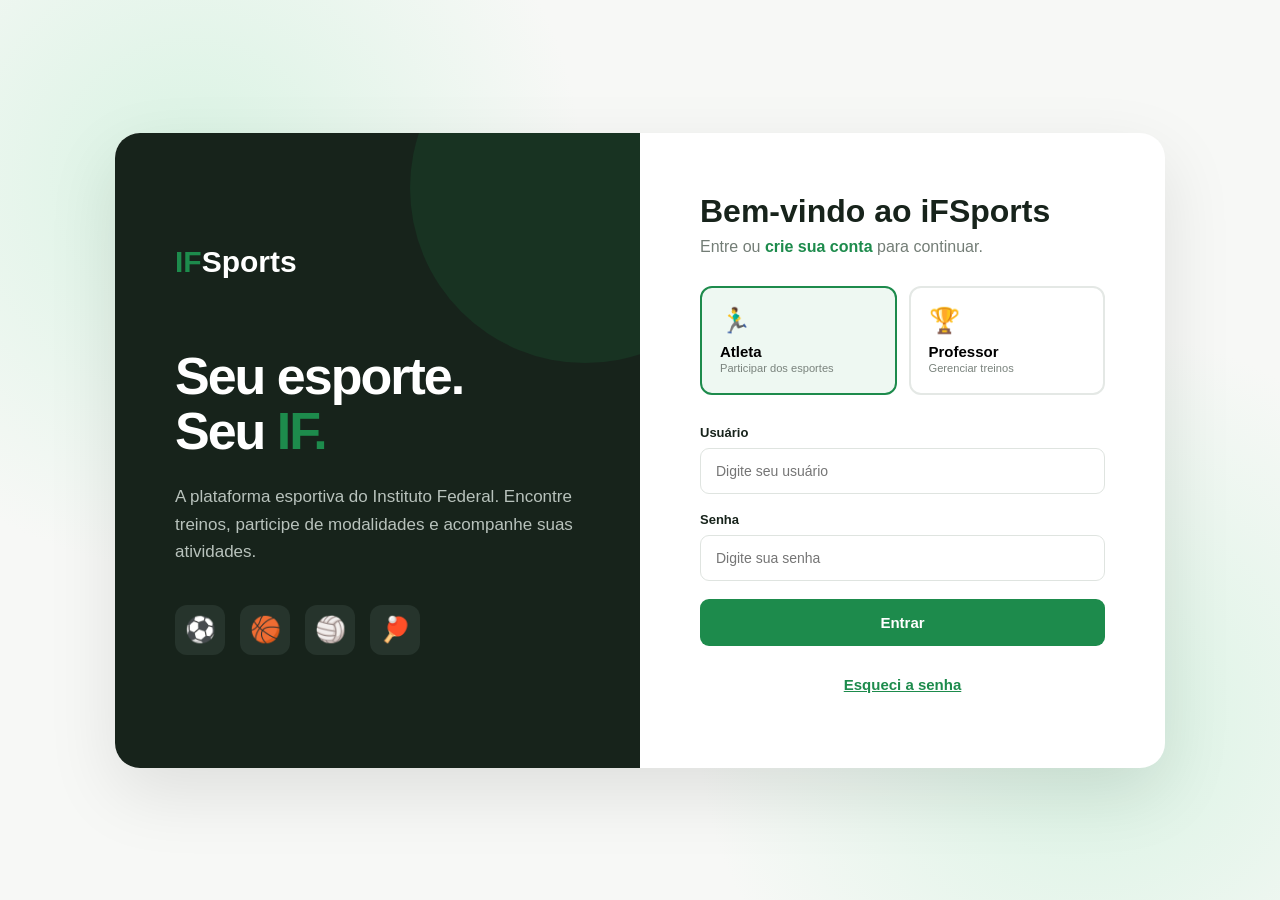
<file: index.html>
<!DOCTYPE html>
<html lang="pt-BR">

<head>

<meta charset="UTF-8">
<meta name="viewport" content="width=device-width, initial-scale=1.0">

<title>iFSports - Login</title>

<link rel="stylesheet" href="css/style.css">

</head>


<body>


<div id="loginPage">


    <div class="login-container">


        <!-- LADO ESQUERDO -->

        <div class="login-left">


            <div class="login-logo">
                <span>IF</span>Sports
            </div>



            <h1>
                Seu esporte.
                <br>
                Seu <span>IF.</span>
            </h1>



            <p>
                A plataforma esportiva do Instituto Federal.
                Encontre treinos, participe de modalidades
                e acompanhe suas atividades.
            </p>



            <div class="login-sports">

                <div>⚽</div>
                <div>🏀</div>
                <div>🏐</div>
                <div>🏓</div>

            </div>


        </div>





        <!-- LADO DIREITO -->

        <div class="login-right">


            <h2>
                Bem-vindo ao iFSports
            </h2>


            <p class="login-description">
                Entre ou <a href="criarconta.html">crie sua conta</a> para continuar.
            </p>




            <div class="user-types">


                <button 
                class="user-type active"
                id="alunoBtn"
                onclick="selecionarTipo('aluno')">


                    <div class="user-type-icon">
                        🏃‍♂️
                    </div>


                    <strong>
                        Atleta
                    </strong>


                    <small>
                        Participar dos esportes
                    </small>


                </button>






                <button 
                class="user-type"
                id="professorBtn"
                onclick="selecionarTipo('professor')">


                    <div class="user-type-icon">
                        🏆
                    </div>


                    <strong>
                        Professor
                    </strong>


                    <small>
                        Gerenciar treinos
                    </small>


                </button>



            </div>






            <div class="input-group">


                <label>
                    Usuário
                </label>


                <input 
                type="text"
                id="usuario"
                placeholder="Digite seu usuário">


            </div>






            <div class="input-group">


                <label>
                    Senha
                </label>


                <input 
                type="password"
                id="senha"
                placeholder="Digite sua senha">


            </div>






            <button 
            id="botao"
            class="login-button"
            onclick="login()">

                Entrar

            </button>




            <p id="mensagem"></p>

            <a class="esquecisenha" href="recuperarsenha.html">Esqueci a senha</a>


        </div>



    </div>


</div>




<script src="js/login.js"></script>


</body>

</html>
</file>
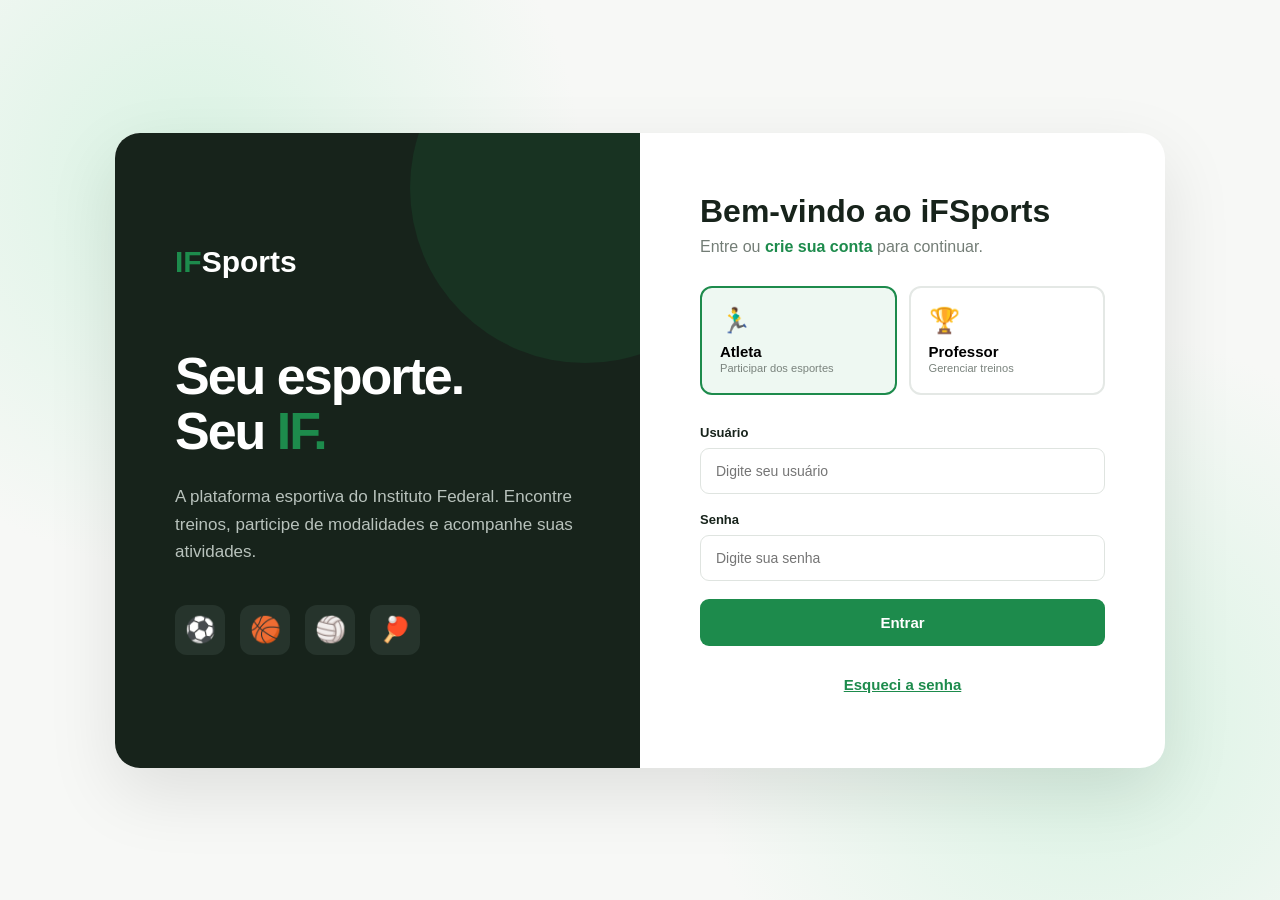
<file: aluno.html>
<!DOCTYPE html>
<html lang="pt-BR">

<head>

    <meta charset="UTF-8">
    <meta name="viewport" content="width=device-width, initial-scale=1.0">

    <title>iFSport - Aluno</title>

    <link rel="stylesheet" href="css/aluno.css">

</head>


<body>


    <!-- =========================
         CABEÇALHO
    ========================= -->

    <header>

        <div class="logo">
            <a href="aluno.html"><span>IF</span>Sports</a>
        </div>


        <nav>

            <a href="#inicio">
                Início
            </a>

            <a href="#modalidades">
                Modalidades
            </a>

            <a href="#treinos">
                Treinos
            </a>

            <a href="#competicoes">
                Competições
            </a>

        </nav>


        <div class="perfil-container">

            <button class="perfil-btn" onclick="togglePerfil()">
                👤
            </button>

            <div class="perfil-menu" id="perfilMenu">

                <h3>Olá, <span id="nomeAluno">Aluno</span>!</h3>

                <p>Gerencie sua conta</p>

                <a href="https://www.youtube.com/watch?v=dQw4w9WgXcQ&list=RDdQw4w9WgXcQ&start_radio=1">
                    ⚽ Meus esportes
                </a>

                <a href="dadosaluno.html">
                    👤 Meus dados
                </a>

                <button onclick="irParaPagina()">
                    🚪 Sair
                </button>

            </div>

        </div>

    </header>


    <main>


        <!-- =========================
             HERO
        ========================= -->

        <section class="hero" id="inicio">


            <div class="hero-text">


                <span class="tag">
                    ESPORTE NO IF
                </span>


                <h1>

                    Seu esporte.
                    <br>

                    Seu <span>IF.</span>

                </h1>


                <p>

                    Encontre modalidades, confira os horários
                    dos treinos e participe das atividades
                    esportivas do Instituto Federal.

                </p>


                <div class="hero-buttons">


                    <button class="btn-secondary" onclick="irParaTreinos()">

                        Ver Treinos

                    </button>


                    <button class="btn-primary" onclick="irParaModalidades()">

                        Ver modalidades

                    </button>




                </div>


            </div>



            <!-- CARD -->

            <div class="hero-card">


                <div class="bola">
                    ⚽
                </div>


                <h2>
                    Movimente-se
                </h2>


                <p>

                    Faça parte das atividades esportivas
                    do seu campus.

                </p>


                <div class="stats">


                    <div>

                        <strong>
                            8+
                        </strong>

                        <small>
                            Modalidades
                        </small>

                    </div>


                    <div>

                        <strong>
                            20+
                        </strong>

                        <small>
                            Treinos
                        </small>

                    </div>


                    <div>

                        <strong>
                            100+
                        </strong>

                        <small>
                            Atletas
                        </small>

                    </div>


                </div>


            </div>


        </section>



        <!-- =========================
             MODALIDADES
        ========================= -->

        <section class="section" id="modalidades">


            <div class="section-title">


                <span>
                    EXPLORE
                </span>


                <h2>
                    Modalidades esportivas
                </h2>


                <p>
                    Escolha seu esporte e encontre os próximos treinos.
                </p>


            </div>



            <div class="sports-grid">


                <div class="sport-card">

                    <div class="sport-icon">
                        ⚽
                    </div>

                    <h3>
                        Futebol Society
                    </h3>

                    <p>
                        Treinos e competições.
                    </p>

                    <button onclick="abrirModal('futebol')">Ver horários →</button>

                </div>



                <div class="sport-card">

                    <div class="sport-icon">
                        🏊‍♂️
                    </div>

                    <h3>
                        Natação
                    </h3>

                    <p>
                        Treine e evolua .
                    </p>

                    <button onclick="abrirModal('natacao')">Ver horários →</button>

                </div>

                <div class="sport-card">

                    <div class="sport-icon">
                        🏃‍♂️
                    </div>

                    <h3>
                        Atletismo
                    </h3>

                    <p>
                        Treinos e competições.
                    </p>

                    <button onclick="abrirModal('atletismo')">Ver horários →</button>

                </div>

                <div class="sport-card">

                    <div class="sport-icon">
                        🏀
                    </div>

                    <h3>
                        Basquete
                    </h3>

                    <p>
                        Treinos e campeonatos.
                    </p>

                    <button onclick="abrirModal('basquete')">Ver horários →</button>

                </div>

                <div class="sport-card">

                    <div class="sport-icon">
                        ⚽
                    </div>

                    <h3>
                        Futsal
                    </h3>

                    <p>
                        Treinos e competições.
                    </p>

                    <button onclick="abrirModal('futsal')">Ver horários →</button>

                </div>

                <div class="sport-card">

                    <div class="sport-icon">
                        🤾
                    </div>

                    <h3>
                        Handebol
                    </h3>

                    <p>
                        Treinos e competições.
                    </p>

                    <button onclick="abrirModal('handebol')">Ver horários →</button>

                </div>

                <div class="sport-card">

                    <div class="sport-icon">
                        🏐
                    </div>

                    <h3>
                        Vôlei
                    </h3>

                    <p>
                        Treinos para todos.
                    </p>

                    <button onclick="abrirModal('volei')">Ver horários →</button>

                </div>



                <div class="sport-card">

                    <div class="sport-icon">
                        🏓
                    </div>

                    <h3>
                        Tenis de mesa
                    </h3>

                    <p>
                        Pratique e evolua.
                    </p>

                    <button onclick="abrirModal('tenismesa')">Ver horários →</button>

                </div>


            </div>


        </section>



        <!-- =========================
             TREINOS
        ========================= -->

        <section class="section schedule" id="treinos">


            <div class="section-title">


                <span>
                    AGENDA
                </span>


                <h2>
                    Próximos treinos
                </h2>


                <p>
                    Confira os horários das próximas atividades.
                </p>


            </div>



            <div class="training-list">

                <div class="training" id="listaTreinos"></div>

            </div>


        </section>

        <!-- =========================
            COMPETIÇÕES
        ========================= -->

        <section class="section" id="competicoes">

            <div class="section-title">

                <span>
                    DISPUTE
                </span>

                <h2>
                    Competições
                </h2>

                <p>
                    Confira as datas das etapas de cada competição.
                </p>

            </div>

            <div class="comp-grid" id="listaCompeticoes"></div>

        </section>      


    </main>



    <!-- =========================
         RODAPÉ
    ========================= -->

    <footer>


        <div class="logo">

            <span>
                IF
            </span>Sports

        </div>


        <p>

            Esporte, saúde e integração
            no Instituto Federal.

        </p>


        <div class="footer-links">

            <a href="#inicio">
                Início
            </a>

            <a href="#modalidades">
                Modalidades
            </a>

            <a href="#treinos">
                Treinos
            </a>

        </div>


        <p class="copyright">

            © 2026 IFSports.
            Projeto acadêmico.

        </p>


    </footer>



    <!-- =========================
         JAVASCRIPT
    ========================= -->

    <script>


        function irParaPagina() {
            window.location.href = "index.html";
        }


        function irParaInscricao() {

            document
                .getElementById("inscricao")
                .scrollIntoView({
                    behavior: "smooth"
                });

        }

        function irParaTreinos() {

            document
                .getElementById("treinos")
                .scrollIntoView({
                    behavior: "smooth"
                });

        }

        function irParaModalidades() {

            document
                .getElementById("modalidades")
                .scrollIntoView({
                    behavior: "smooth"
                });

        }



        function mostrarMensagem() {

            alert(
                "Área de inscrições! Em breve você poderá escolher uma modalidade e realizar sua inscrição."
            );

        }



        function inscrever(modalidade) {

            alert(
                "Você selecionou a modalidade: " + modalidade
            );

        }


    </script>

    <div class="modal-overlay" id="modalHorarios" hidden>
        <div class="modal" role="dialog" aria-modal="true" aria-labelledby="modalTitulo">

            <div class="modal-topo">
                <button class="modal-fechar" onclick="fecharModal()" aria-label="Fechar">×</button>
                <div class="modal-icone" id="modalIcone"></div>
                <h3 id="modalTitulo"></h3>
            </div>

            <div class="modal-corpo" id="modalConteudo"></div>

        </div>
    </div>

    <script src="js/modal.js"></script>

    <script src="js/sistema.js"></script>

    <script src="js/aluno.js"></script>

    <script src="js/competicoes.js"></script>

</body>

</html>
</file>
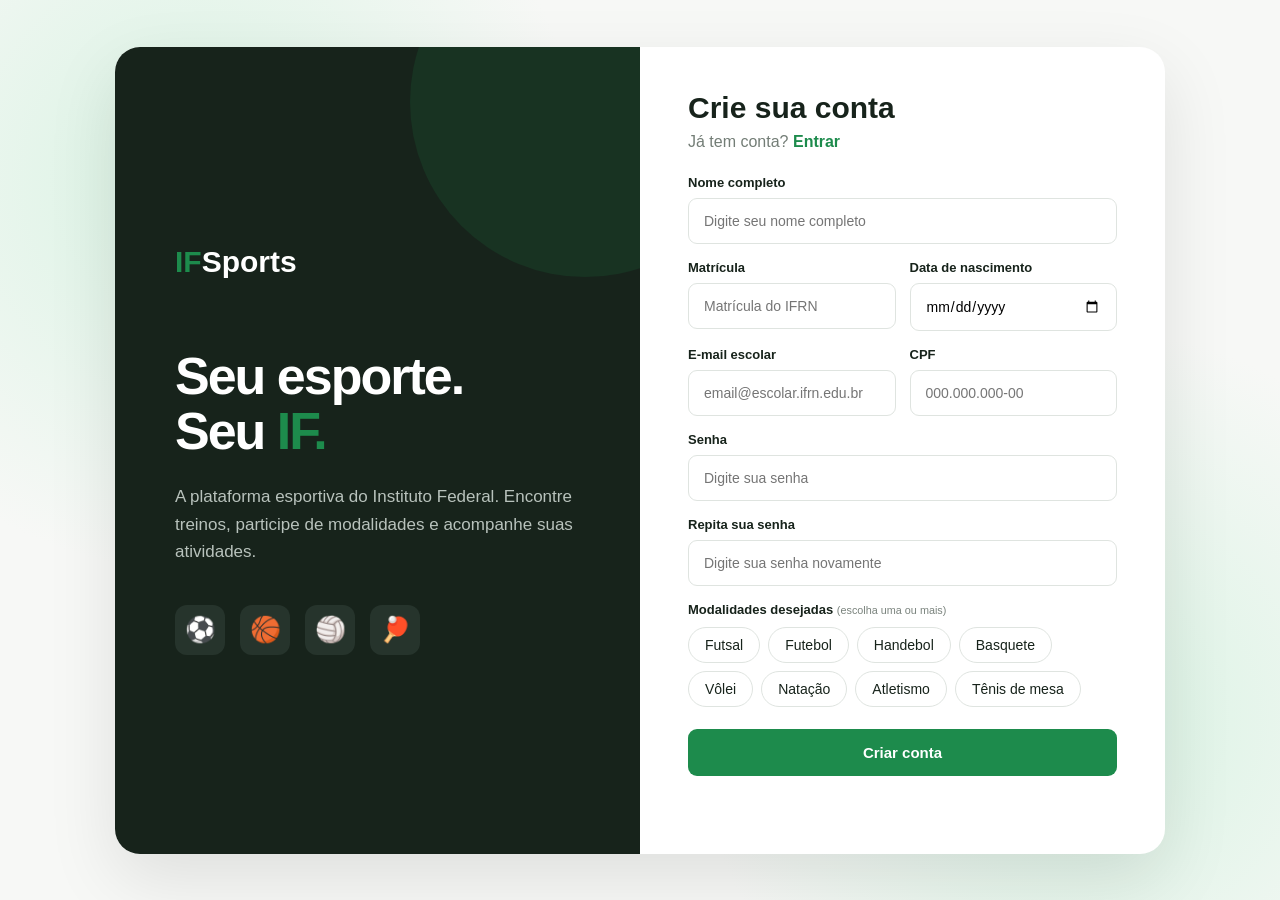
<file: cadastro.html>
<!DOCTYPE html>
<html lang="pt-BR">

<head>
    <meta charset="UTF-8">
    <meta name="viewport" content="width=device-width, initial-scale=1.0">
    <title>iFSport - Criar conta</title>

    <link rel="stylesheet" href="css/style.css">
    <link rel="stylesheet" href="css/cadastro.css">
</head>

<body>

<div id="loginPage">
    <div class="login-container">

        <!-- LADO ESQUERDO -->
        <div class="login-left">
            <div class="login-logo"><span>IF</span>Sports</div>

            <h1>Seu esporte.<br>Seu <span>IF.</span></h1>

            <p>
                A plataforma esportiva do Instituto Federal.
                Encontre treinos, participe de modalidades
                e acompanhe suas atividades.
            </p>

            <div class="login-sports">
                <div>⚽</div>
                <div>🏀</div>
                <div>🏐</div>
                <div>🏓</div>
            </div>
        </div>

        <!-- LADO DIREITO -->
        <div class="login-right">

            <h2>Crie sua conta</h2>
            <p class="login-description">
                Já tem conta? <a href="index.html">Entrar</a>
            </p>

            <form id="formCadastro" novalidate>

                <div class="input-group">
                    <label for="nome">Nome completo</label>
                    <input type="text" id="nome" name="nome" autocomplete="name"
                           placeholder="Digite seu nome completo" required>
                </div>

                <div class="form-row">
                    <div class="input-group">
                        <label for="matricula">Matrícula</label>
                        <input type="text" id="matricula" name="matricula" inputmode="numeric"
                               placeholder="Matrícula do IFRN" required>
                    </div>

                    <div class="input-group">
                        <label for="nascimento">Data de nascimento</label>
                        <input type="date" id="nascimento" name="nascimento"
                               autocomplete="bday" required>
                    </div>
                </div>

                <div class="form-row">
                    <div class="input-group">
                        <label for="email">E-mail escolar</label>
                        <input type="email" id="email" name="email" autocomplete="email"
                               placeholder="email@escolar.ifrn.edu.br" required>
                    </div>

                    <div class="input-group">
                        <label for="cpf">CPF</label>
                        <input type="text" id="cpf" name="cpf" inputmode="numeric"
                               maxlength="14" placeholder="000.000.000-00" required>
                    </div>
                </div>

                <div class="input-group">
                    <label for="nome">Senha</label>
                    <input type="password" id="senha" name="senha" autocomplete="senha"
                           placeholder="Digite sua senha" required>
                </div>

                <div class="input-group">
                    <label for="nome">Repita sua senha</label>
                    <input type="password" id="repsenha" name="repsenha" autocomplete="repsenha"
                           placeholder="Digite sua senha novamente" required>
                </div>

                <fieldset class="modalidades">
                    <legend>Modalidades desejadas <small>(escolha uma ou mais)</small></legend>

                    <div class="chips">
                        <label class="chip"><input type="checkbox" name="modalidades" value="futsal"><span>Futsal</span></label>
                        <label class="chip"><input type="checkbox" name="modalidades" value="futebol"><span>Futebol</span></label>
                        <label class="chip"><input type="checkbox" name="modalidades" value="handebol"><span>Handebol</span></label>
                        <label class="chip"><input type="checkbox" name="modalidades" value="basquete"><span>Basquete</span></label>
                        <label class="chip"><input type="checkbox" name="modalidades" value="volei"><span>Vôlei</span></label>
                        <label class="chip"><input type="checkbox" name="modalidades" value="natacao"><span>Natação</span></label>
                        <label class="chip"><input type="checkbox" name="modalidades" value="atletismo"><span>Atletismo</span></label>
                        <label class="chip"><input type="checkbox" name="modalidades" value="tenisdemesa"><span>Tênis de mesa</span></label>
                    </div>
                </fieldset>

                <button type="submit" class="login-button">Criar conta</button>

                <p id="mensagem" role="alert"></p>
            </form>

        </div>
    </div>
</div>

<script src="js/cadastro.js"></script>

</body>
</html>
</file>
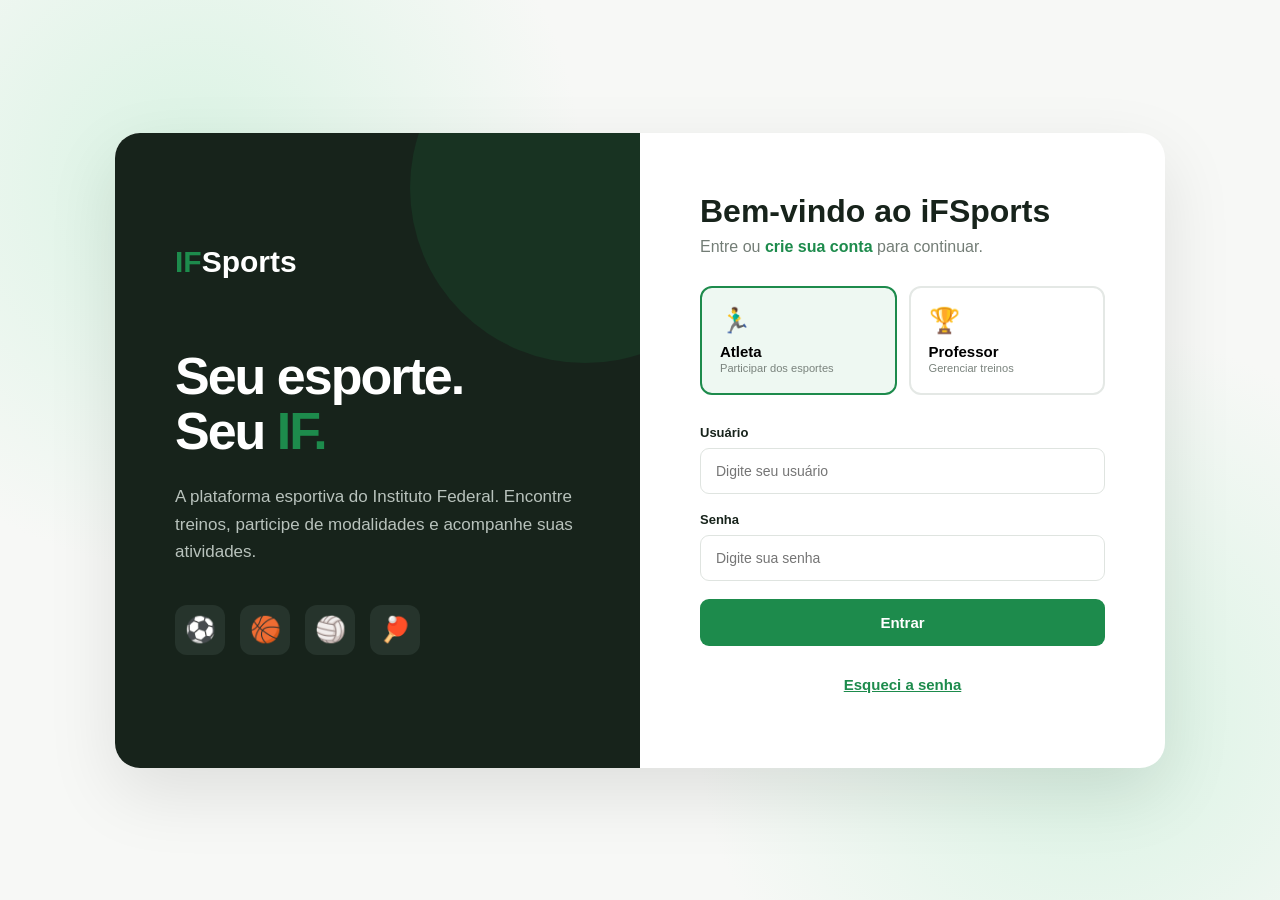
<file: dadosaluno.html>
<!DOCTYPE html>
<html lang="pt-br">
<head>
    <meta charset="UTF-8">
    <meta name="viewport" content="width=device-width, initial-scale=1.0">
    <title>Meus dados</title>
    <link rel="stylesheet" href="css/aluno.css">
</head>
<body>

     <header>

        <div class="logo">
            <a href="aluno.html"><span>IF</span>Sports</a>
        </div>


        <nav>

            <a href="aluno.html#inicio">
                Início
            </a>

            <a href="aluno.html#modalidades">
                Modalidades
            </a>

            <a href="aluno.html#treinos">
                Treinos
            </a>

            <a href="#">
                Competições
            </a>

        </nav>


        <div class="perfil-container">

    <button class="perfil-btn" onclick="togglePerfil()">
        👤
    </button>

    <div class="perfil-menu" id="perfilMenu">

        <h3>Olá, <span id="nomeAluno">Aluno</span>!</h3>

        <p>Gerencie sua conta</p>

        <a href="https://www.youtube.com/watch?v=dQw4w9WgXcQ&list=RDdQw4w9WgXcQ&start_radio=1">
            ⚽ Meus esportes
        </a>

        <a href="#">
            👤 Meus dados
        </a>

        <button onclick="irParaPagina()">
            🚪 Sair
        </button>

    </div>

</div>

    </header>

 <main class="dados-page">

    <section class="dados-card">

        <div class="dados-topo">
            <div class="dados-avatar">LG</div>

            <div>
                <h1>Lucas Gabriel Oliveira</h1>
                <span class="dados-badge">● Aluno ativo</span>
            </div>
        </div>

        <div class="dados-corpo">

            <!-- ALTERADO: cada bloco ganhou data-campo, o botão de lápis e as classes dados-info / dados-valor -->

            <div class="dados-item" data-campo="matricula">
                <button type="button" class="btn-editar" aria-label="Editar Matrícula" onclick="abrirModalSenha('matricula')">
                    <svg viewBox="0 0 24 24" width="16" height="16" fill="none" stroke="currentColor" stroke-width="2" stroke-linecap="round" stroke-linejoin="round"><path d="M12 20h9"/><path d="M16.5 3.5a2.12 2.12 0 0 1 3 3L7 19l-4 1 1-4Z"/></svg>
                </button>
                <div class="dados-icone">🆔</div>
                <div class="dados-info">
                    <small>Matrícula</small>
                    <strong class="dados-valor">20260001</strong>
                </div>
            </div>

            <div class="dados-item" data-campo="cpf">
                <button type="button" class="btn-editar" aria-label="Editar CPF" onclick="abrirModalSenha('cpf')">
                    <svg viewBox="0 0 24 24" width="16" height="16" fill="none" stroke="currentColor" stroke-width="2" stroke-linecap="round" stroke-linejoin="round"><path d="M12 20h9"/><path d="M16.5 3.5a2.12 2.12 0 0 1 3 3L7 19l-4 1 1-4Z"/></svg>
                </button>
                <div class="dados-icone">📄</div>
                <div class="dados-info">
                    <small>CPF</small>
                    <strong class="dados-valor">123.456.789-00</strong>
                </div>
            </div>

            <div class="dados-item" data-campo="nascimento">
                <button type="button" class="btn-editar" aria-label="Editar Data de nascimento" onclick="abrirModalSenha('nascimento')">
                    <svg viewBox="0 0 24 24" width="16" height="16" fill="none" stroke="currentColor" stroke-width="2" stroke-linecap="round" stroke-linejoin="round"><path d="M12 20h9"/><path d="M16.5 3.5a2.12 2.12 0 0 1 3 3L7 19l-4 1 1-4Z"/></svg>
                </button>
                <div class="dados-icone">🎂</div>
                <div class="dados-info">
                    <small>Data de nascimento</small>
                    <strong class="dados-valor">14/08/2002</strong>
                </div>
            </div>

            <div class="dados-item" data-campo="email">
                <button type="button" class="btn-editar" aria-label="Editar E-mail" onclick="abrirModalSenha('email')">
                    <svg viewBox="0 0 24 24" width="16" height="16" fill="none" stroke="currentColor" stroke-width="2" stroke-linecap="round" stroke-linejoin="round"><path d="M12 20h9"/><path d="M16.5 3.5a2.12 2.12 0 0 1 3 3L7 19l-4 1 1-4Z"/></svg>
                </button>
                <div class="dados-icone">✉️</div>
                <div class="dados-info">
                    <small>E-mail</small>
                    <strong class="dados-valor">lucas.oliveira@email.com</strong>
                </div>
            </div>

        </div>

    </section>

</main>

<!-- NOVO: modal de confirmação de senha (reaproveita as classes .modal-* do aluno.css) -->
<div class="modal-overlay" id="modalSenha" hidden>
    <div class="modal modal-senha" role="dialog" aria-modal="true" aria-labelledby="tituloModalSenha">

        <div class="modal-topo">
            <div class="modal-icone">🔒</div>
            <h3 id="tituloModalSenha">Confirme sua senha</h3>
            <button type="button" class="modal-fechar" aria-label="Fechar" onclick="fecharModalSenha()">×</button>
        </div>

        <form class="modal-corpo" id="formSenha" novalidate>

            <p class="senha-aviso">
                Para editar <strong id="campoAlvo">este dado</strong>, confirme sua senha.
            </p>

            <label class="campo-label" for="inputSenha">Senha</label>
            <input class="campo-input" type="password" id="inputSenha" autocomplete="current-password">

            <label class="campo-label" for="inputSenha2">Repetir senha</label>
            <input class="campo-input" type="password" id="inputSenha2" autocomplete="current-password">

            <p class="campo-erro" id="erroSenha" role="alert" hidden></p>

            <div class="form-acoes">
                <button type="button" class="btn-cancelar" onclick="fecharModalSenha()">Cancelar</button>
                <button type="submit" class="btn-confirmar">Confirmar</button>
            </div>

        </form>
    </div>
</div>

<!-- ALTERADO: antes era js/aluno.js -->
<script src="js/dadosaluno.js"></script>

</body>
</html>
</file>
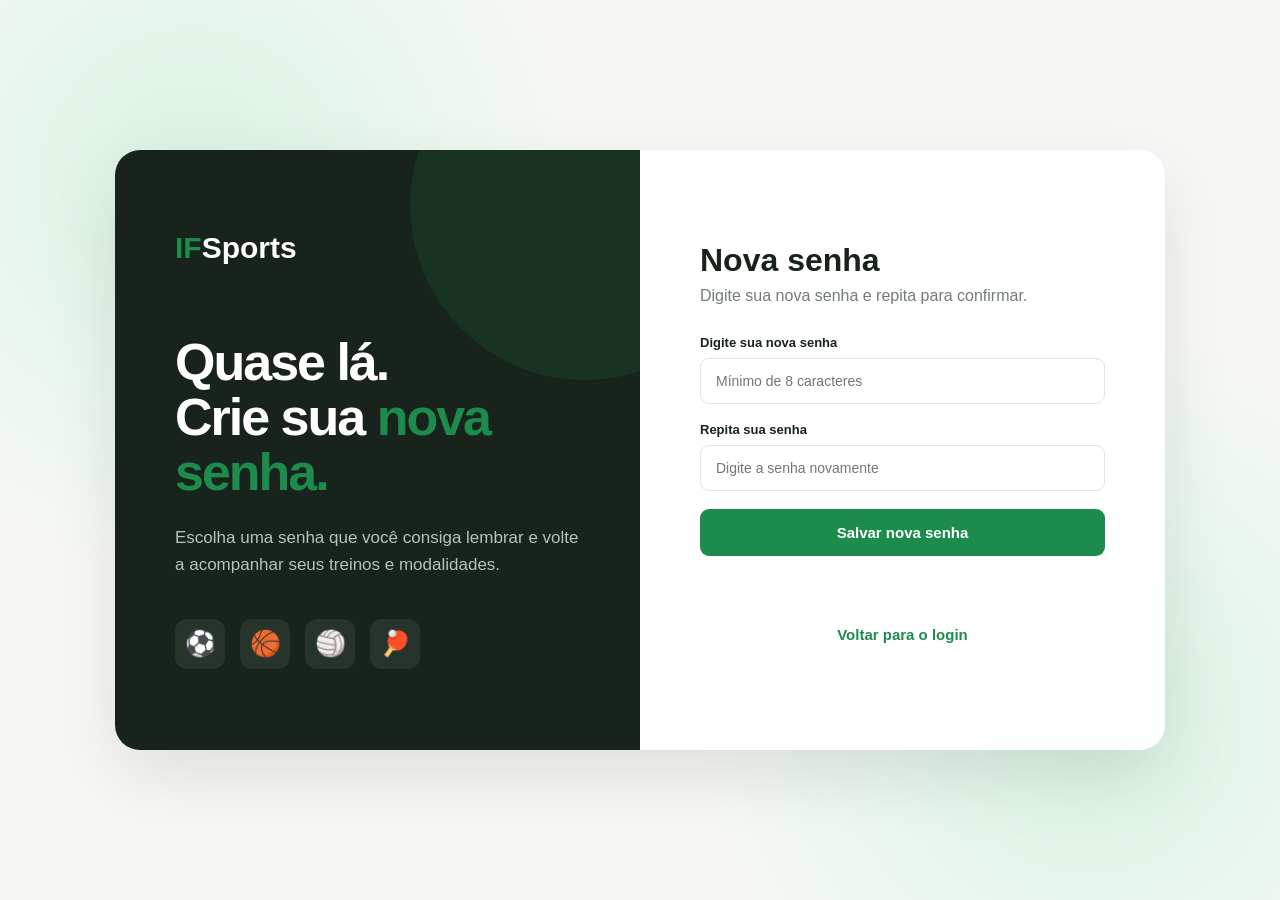
<file: novasenha.html>
<!DOCTYPE html>
<html lang="pt-BR">

<head>

<meta charset="UTF-8">
<meta name="viewport" content="width=device-width, initial-scale=1.0">

<title>iFSports - Nova senha</title>

<link rel="stylesheet" href="css/style.css">
<link rel="stylesheet" href="css/recuperar.css">

</head>


<body>

<div id="loginPage">

    <div class="login-container">

        <!-- LADO ESQUERDO -->

        <div class="login-left">

            <div class="login-logo">
                <span>IF</span>Sports
            </div>

            <h1>
                Quase lá.
                <br>
                Crie sua <span>nova senha.</span>
            </h1>

            <p>
                Escolha uma senha que você consiga lembrar
                e volte a acompanhar seus treinos
                e modalidades.
            </p>

            <div class="login-sports">

                <div>⚽</div>
                <div>🏀</div>
                <div>🏐</div>
                <div>🏓</div>

            </div>

        </div>


        <!-- LADO DIREITO -->

        <div class="login-right">

            <h2>Nova senha</h2>

            <p class="login-description">
                Digite sua nova senha e repita para confirmar.
            </p>

            <div class="input-group">

                <label for="novaSenha">Digite sua nova senha</label>

                <input
                type="password"
                id="novaSenha"
                placeholder="Mínimo de 8 caracteres"
                autocomplete="new-password">

            </div>

            <div class="input-group">

                <label for="repetirSenha">Repita sua senha</label>

                <input
                type="password"
                id="repetirSenha"
                placeholder="Digite a senha novamente"
                autocomplete="new-password">

            </div>

            <button
            id="botaoSalvar"
            class="login-button"
            onclick="salvarSenha()">

                Salvar nova senha

            </button>

            <p id="mensagem"></p>

            <a class="esquecisenha" href="index.html">Voltar para o login</a>

        </div>

    </div>

</div>

<script src="js/novasenha.js"></script>

</body>

</html>
</file>
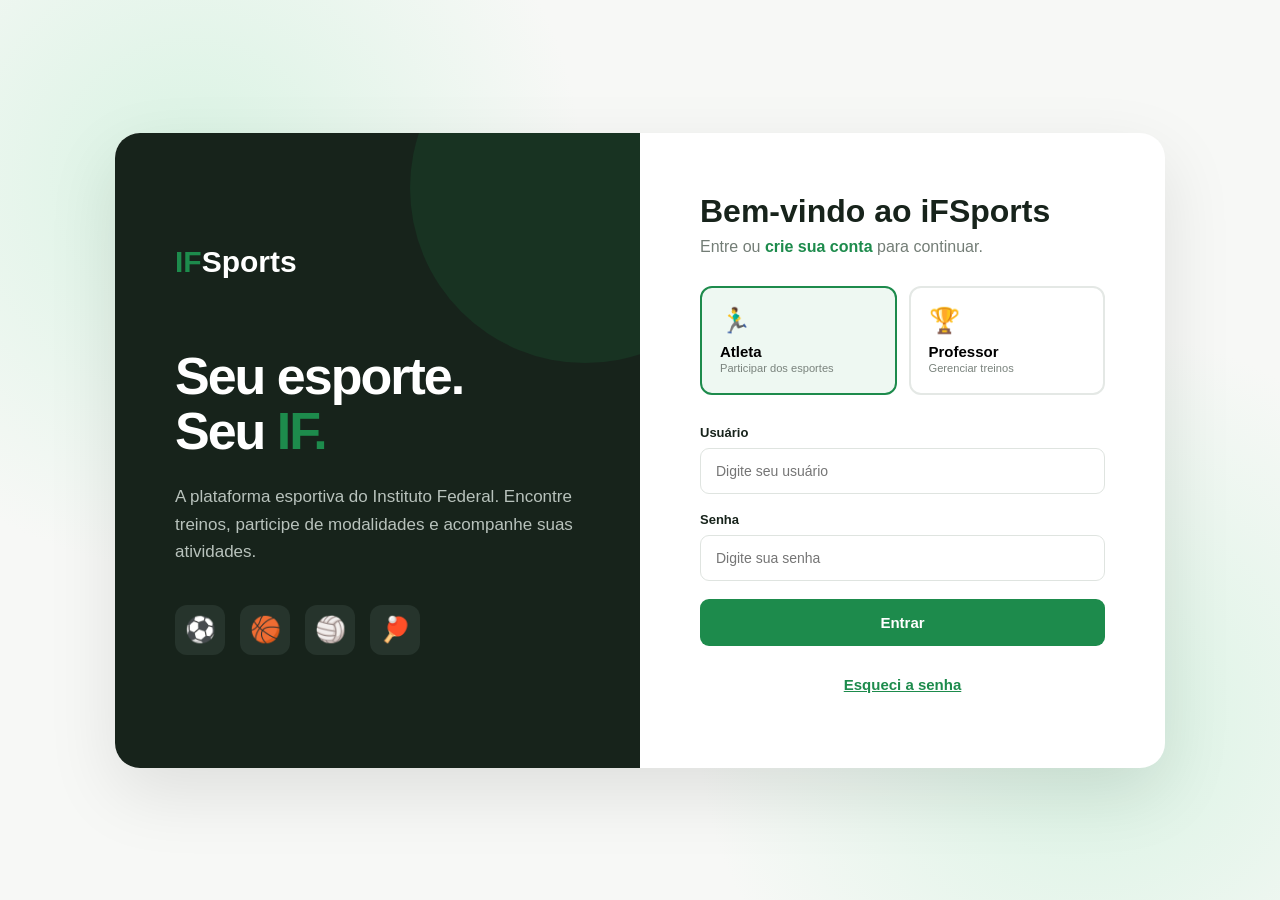
<file: professor.html>
<!DOCTYPE html>
<html lang="pt-BR">

<head>

<meta charset="UTF-8">
<meta name="viewport" content="width=device-width, initial-scale=1.0">

<title>iFSport - Treinador</title>

<link rel="stylesheet" href="css/style.css">

</head>


<body>


<header class="treinador-header">


    <div class="logo">

        <div class="logo-icon">
            ⚽
        </div>


        <div>

            <h1>
                iFSport
            </h1>

            <span>
                Seu esporte. Seu IF.
            </span>

        </div>


    </div>





    <div class="usuario">


        <div class="badge">

            🏆 Treinador

        </div>



        <button 
        class="sair"
        onclick="sair()">

            Voltar

        </button>


    </div>


</header>








<div class="container-treinador">



    <div class="titulo">


        <h2>
            Painel do Treinador 🏆
        </h2>


        <p>
            Gerencie seus treinos e horários.
        </p>


    </div>









    <!-- ESTATÍSTICAS -->


    <div class="cards-estatistica">


        <div class="card-estatistica">

            <h3>
                Treinos
            </h3>


            <div 
            class="numero"
            id="totalTreinos">

                0

            </div>


            <p>
                cadastrados
            </p>


        </div>





        <div class="card-estatistica">


            <h3>
                Atletas
            </h3>


            <div 
            class="numero"
            id="totalAtletas">

                0

            </div>


            <p>
                inscritos
            </p>


        </div>






        <div class="card-estatistica">


            <h3>
                Próximo treino
            </h3>


            <div 
            class="numero pequeno"
            id="proximoTreino">

                --

            </div>


            <p>
                horário
            </p>


        </div>



    </div>









    <!-- ÁREA PRINCIPAL -->


    <div class="area-treinador">





        <!-- FORMULÁRIO -->


        <div class="formulario-treino">


            <h3>
                ➕ Criar novo treino
            </h3>




            <div class="campo">


                <label>
                    Modalidade
                </label>


                <select id="modalidade">


                    <option value="">
                        Selecione
                    </option>


                    <option>
                        ⚽ Society
                    </option>


                    <option>
                        🏊‍♂️ Natação
                    </option>

                    <option>
                        ⚽ Futsal
                    </option>


                    <option>
                        🏃‍♂️ Atletismo
                    </option>

                    <option>
                        🤾 Handebol
                    </option>

                    <option>
                        🏀 Basquete
                    </option>

                    <option>
                        🏐 Vôlei
                    </option>


                    <option>
                        🏓 Tênis de mesa
                    </option>


                </select>


            </div>







            <div class="campo">


                <label>
                    Data
                </label>


                <input
                type="date"
                id="data">


            </div>







            <div class="campo">


                <label>
                    Horário
                </label>


                <input
                type="time"
                id="horario">


            </div>






            <button
            class="botao-criar"
            onclick="criarTreino()">


                Criar treino


            </button>



        </div>












        <!-- LISTA -->


        <div class="lista-treinos">


            <h3>
                📋 Meus treinos
            </h3>



            <div id="listaProfessor">

            </div>



        </div>





    </div>




</div>







<script src="js/sistema.js"></script>

<script src="js/professor.js"></script>


</body>

</html>
</file>
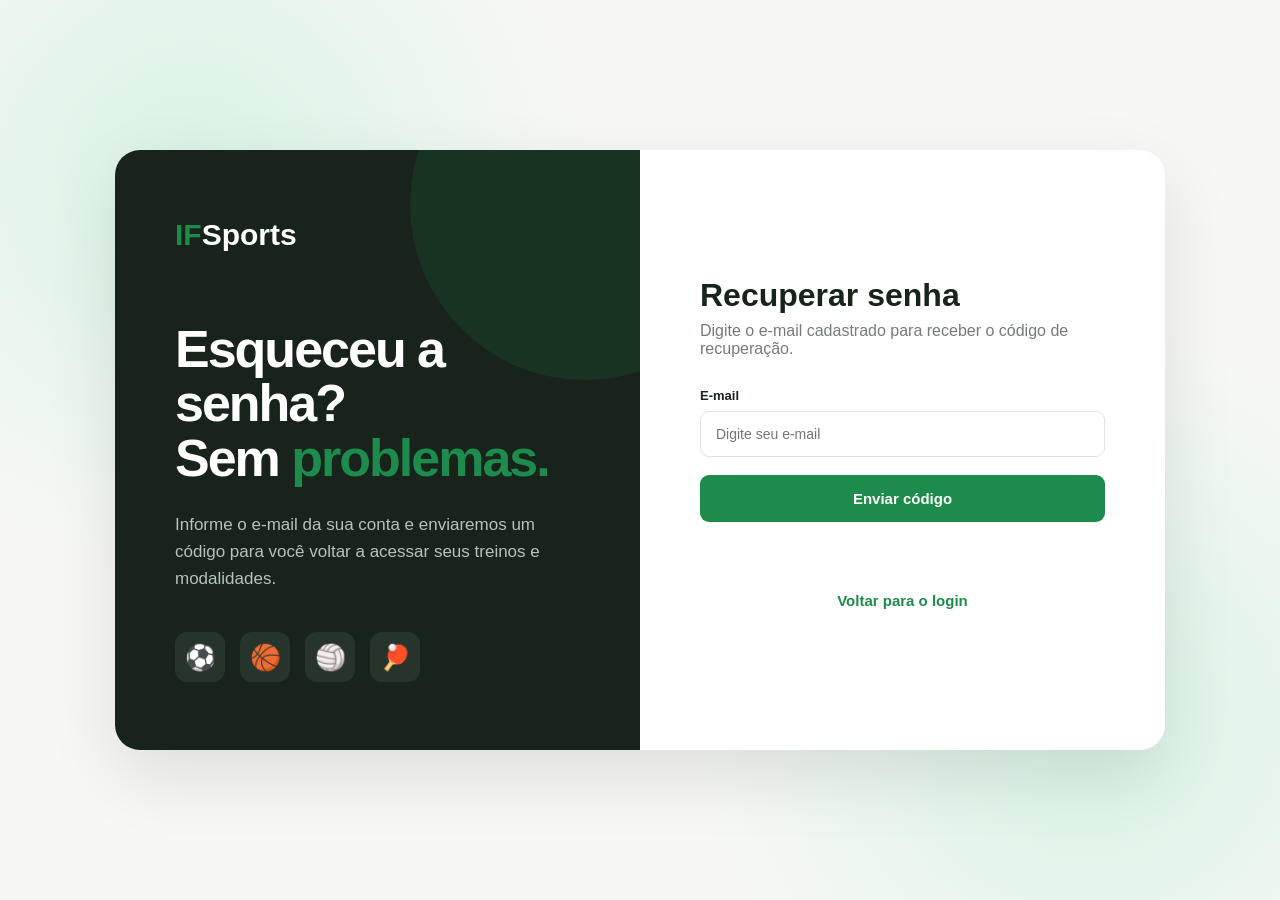
<file: recuperarsenha.html>
<!DOCTYPE html>
<html lang="pt-BR">

<head>

<meta charset="UTF-8">
<meta name="viewport" content="width=device-width, initial-scale=1.0">

<title>iFSports - Recuperar senha</title>

<link rel="stylesheet" href="css/style.css">
<link rel="stylesheet" href="css/recuperar.css">

</head>


<body>

<div id="loginPage">

    <div class="login-container">

        <!-- LADO ESQUERDO -->

        <div class="login-left">

            <div class="login-logo">
                <span>IF</span>Sports
            </div>

            <h1>
                Esqueceu a senha?
                <br>
                Sem <span>problemas.</span>
            </h1>

            <p>
                Informe o e-mail da sua conta e enviaremos
                um código para você voltar a acessar
                seus treinos e modalidades.
            </p>

            <div class="login-sports">

                <div>⚽</div>
                <div>🏀</div>
                <div>🏐</div>
                <div>🏓</div>

            </div>

        </div>


        <!-- LADO DIREITO -->

        <div class="login-right">

            <h2>Recuperar senha</h2>

            <!-- ETAPA 1: EMAIL -->

            <div id="etapaEmail">

                <p class="login-description">
                    Digite o e-mail cadastrado para receber o código de recuperação.
                </p>

                <div class="input-group">

                    <label for="email">E-mail</label>

                    <input
                    type="email"
                    id="email"
                    placeholder="Digite seu e-mail"
                    autocomplete="email">

                </div>

                <button
                id="botaoEnviar"
                class="login-button"
                onclick="enviarCodigo()">

                    Enviar código

                </button>

            </div>


            <!-- ETAPA 2: CÓDIGO -->

            <div id="etapaCodigo" class="hidden">

                <p class="login-description">
                    Enviamos um código de 6 dígitos para
                    <strong id="emailEnviado"></strong>.
                </p>

                <div class="input-group">

                    <label for="codigo1">Código de recuperação</label>

                    <div class="codigo-inputs" id="codigoInputs">

                        <input type="text" id="codigo1" maxlength="1" inputmode="numeric" autocomplete="one-time-code" aria-label="Dígito 1">
                        <input type="text" maxlength="1" inputmode="numeric" aria-label="Dígito 2">
                        <input type="text" maxlength="1" inputmode="numeric" aria-label="Dígito 3">
                        <input type="text" maxlength="1" inputmode="numeric" aria-label="Dígito 4">
                        <input type="text" maxlength="1" inputmode="numeric" aria-label="Dígito 5">
                        <input type="text" maxlength="1" inputmode="numeric" aria-label="Dígito 6">

                    </div>

                </div>

                <button
                id="botaoVerificar"
                class="login-button"
                onclick="verificarCodigo()">

                    Verificar código

                </button>

                <div class="acoes-codigo">

                    <button type="button" id="botaoReenviar" class="link-button" onclick="reenviarCodigo()">
                        Reenviar código
                    </button>

                    <button type="button" class="link-button" onclick="alterarEmail()">
                        Alterar e-mail
                    </button>

                </div>

            </div>


            <p id="mensagem"></p>

            <a class="esquecisenha" href="index.html">Voltar para o login</a>

        </div>

    </div>

</div>

<script src="js/recuperar.js"></script>

</body>

</html>
</file>
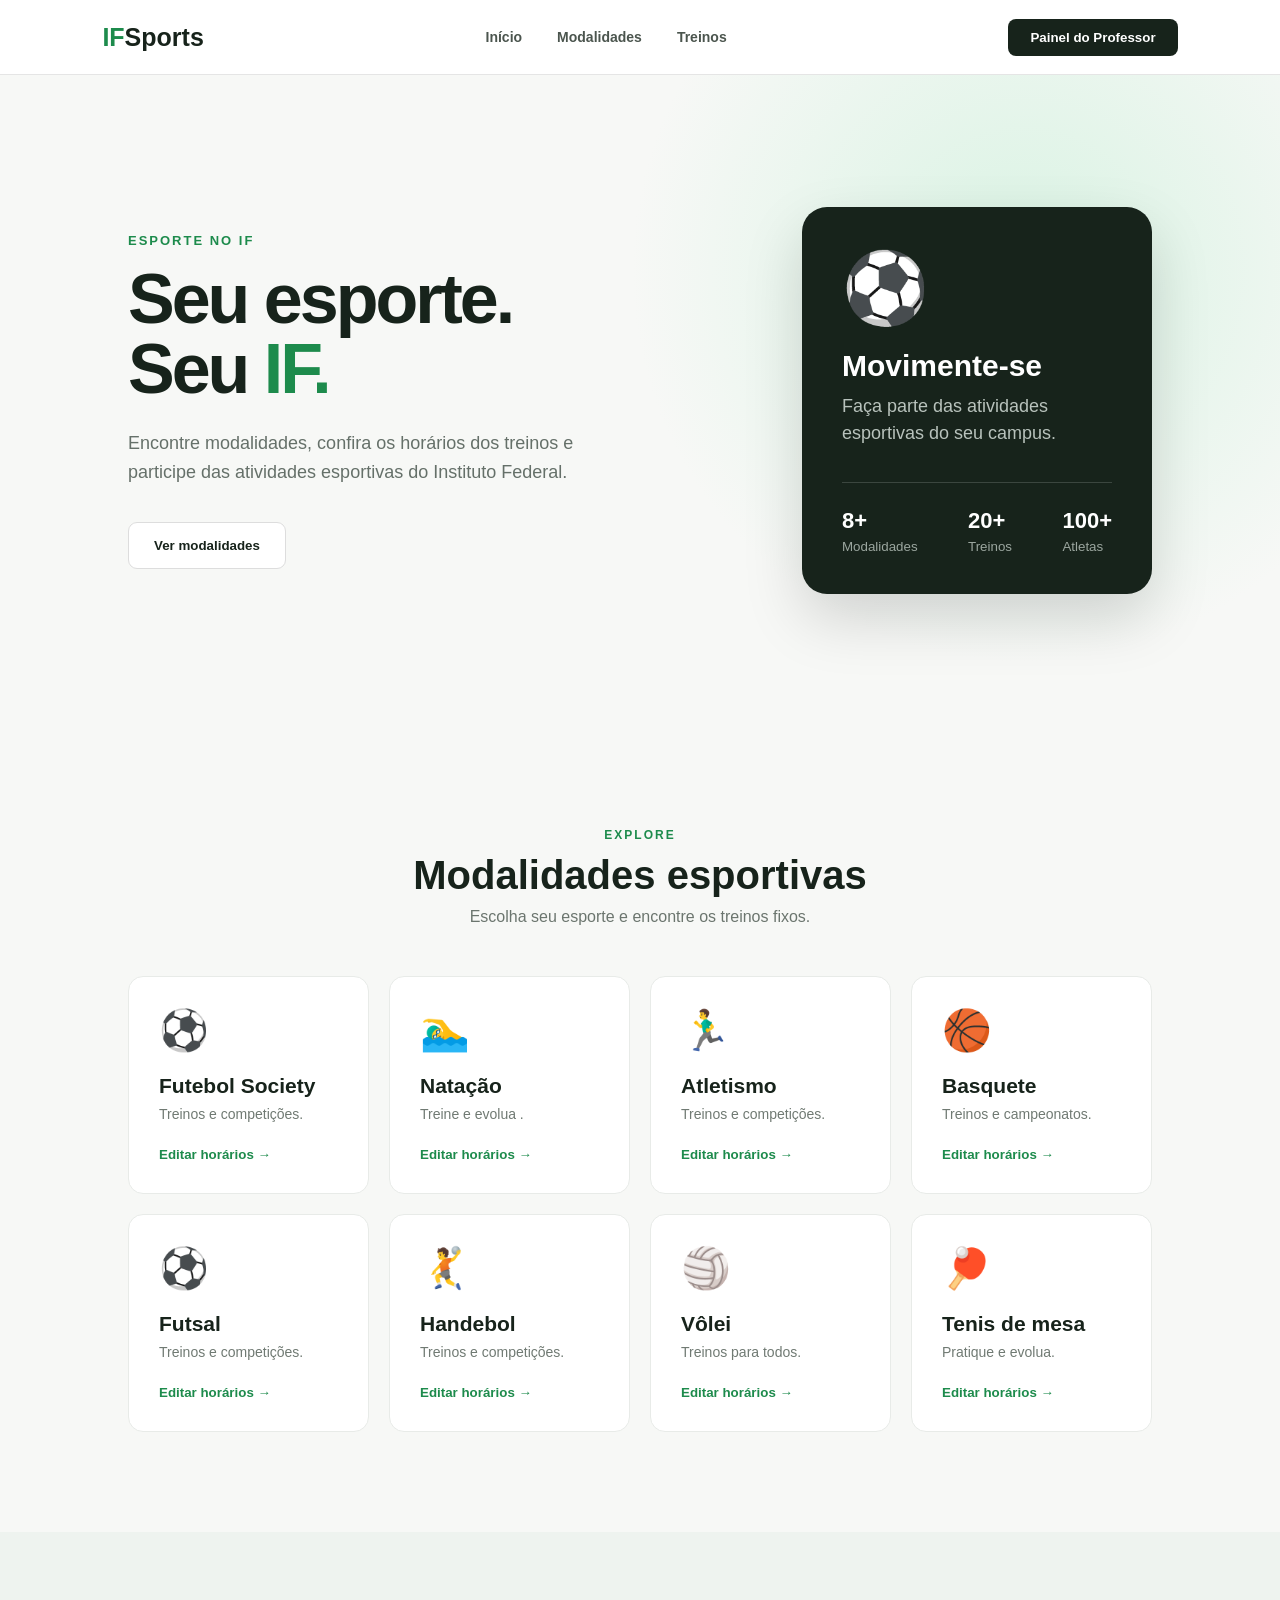
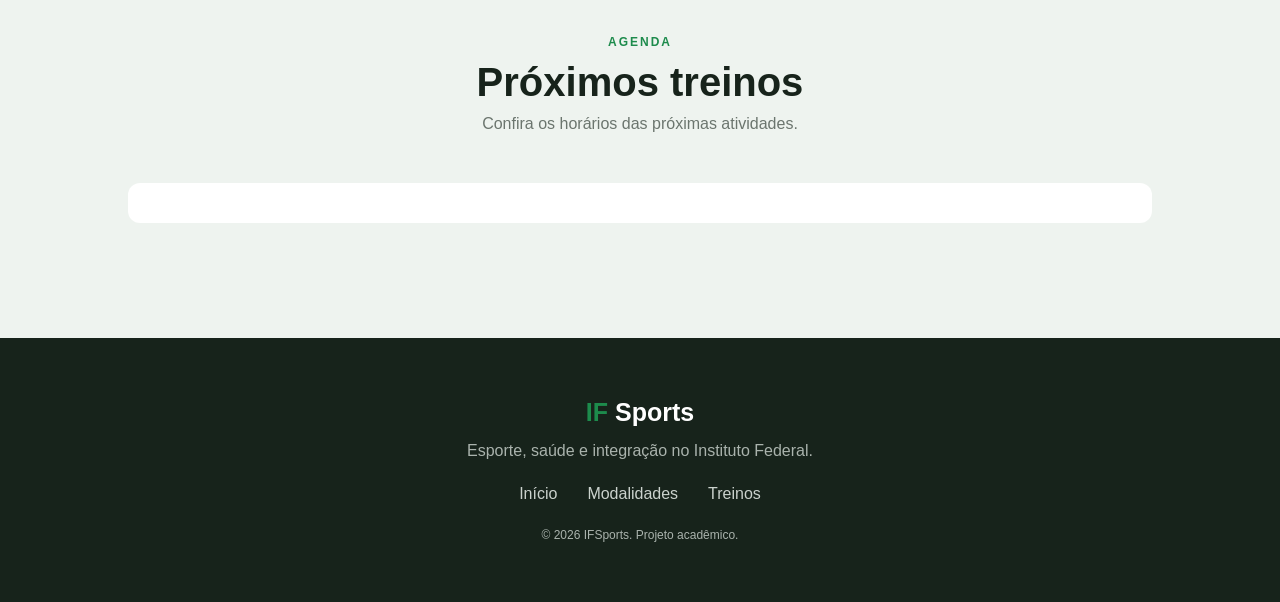
<file: tliniprofessor.html>
<!DOCTYPE html>
<html lang="pt-BR">

<head>

    <meta charset="UTF-8">
    <meta name="viewport" content="width=device-width, initial-scale=1.0">

    <title>iFSport - Professor</title>

    <link rel="stylesheet" href="css/aluno.css">
    <!DOCTYPE html>
    <html lang="pt-BR">

    <head>
        <meta charset="UTF-8">
        <meta name="viewport" content="width=device-width, initial-scale=1.0">

        <title>IFSports</title>

    </head>


<body>


    <!-- =========================
         CABEÇALHO
    ========================= -->

    <header>

        <div class="logo">
            <span>IF</span>Sports
        </div>


        <nav>

            <a href="#inicio">
                Início
            </a>

            <a href="#modalidades">
                Modalidades
            </a>

            <a href="#treinos">
                Treinos
            </a>


        </nav>


        <button class="btn-professor" onclick="irParaPagina()">
            Painel do Professor
        </button>

    </header>


    <main>


        <!-- =========================
             HERO
        ========================= -->

        <section class="hero" id="inicio">


            <div class="hero-text">


                <span class="tag">
                    ESPORTE NO IF
                </span>


                <h1>

                    Seu esporte.
                    <br>

                    Seu <span>IF.</span>

                </h1>


                <p>

                    Encontre modalidades, confira os horários
                    dos treinos e participe das atividades
                    esportivas do Instituto Federal.

                </p>


                <div class="hero-buttons">


                    <button class="btn-secondary" onclick="irParaModalidades()">

                        Ver modalidades

                    </button>


                </div>


            </div>



            <!-- CARD -->

            <div class="hero-card">


                <div class="bola">
                    ⚽
                </div>


                <h2>
                    Movimente-se
                </h2>


                <p>

                    Faça parte das atividades esportivas
                    do seu campus.

                </p>


                <div class="stats">


                    <div>

                        <strong>
                            8+
                        </strong>

                        <small>
                            Modalidades
                        </small>

                    </div>


                    <div>

                        <strong>
                            20+
                        </strong>

                        <small>
                            Treinos
                        </small>

                    </div>


                    <div>

                        <strong>
                            100+
                        </strong>

                        <small>
                            Atletas
                        </small>

                    </div>


                </div>


            </div>


        </section>



        <!-- =========================
             MODALIDADES
        ========================= -->

        <section class="section" id="modalidades">


            <div class="section-title">


                <span>
                    EXPLORE
                </span>


                <h2>
                    Modalidades esportivas
                </h2>


                <p>
                    Escolha seu esporte e encontre os treinos fixos.
                </p>


            </div>



            <div class="sports-grid">


                <div class="sport-card">

                    <div class="sport-icon">
                        ⚽
                    </div>

                    <h3>
                        Futebol Society
                    </h3>

                    <p>
                        Treinos e competições.
                    </p>

                    <button onclick="abrirModal('futebol')">Editar horários →</button>

                </div>

                

                <div class="sport-card">

                    <div class="sport-icon">
                        🏊‍♂️
                    </div>

                    <h3>
                        Natação
                    </h3>

                    <p>
                        Treine e evolua .
                    </p>

                    <button onclick="abrirModal('natacao')">Editar horários →</button>

                </div>

                <div class="sport-card">

                    <div class="sport-icon">
                        🏃‍♂️
                    </div>

                    <h3>
                        Atletismo
                    </h3>

                    <p>
                        Treinos e competições.
                    </p>

                    <button onclick="abrirModal('atletismo')">Editar horários →</button>

                </div>

                <div class="sport-card">

                    <div class="sport-icon">
                        🏀
                    </div>

                    <h3>
                        Basquete
                    </h3>

                    <p>
                        Treinos e campeonatos.
                    </p>

                    <button onclick="abrirModal('basquete')">Editar horários →</button>

                </div>

                <div class="sport-card">

                    <div class="sport-icon">
                        ⚽
                    </div>

                    <h3>
                        Futsal
                    </h3>

                    <p>
                        Treinos e competições.
                    </p>

                    <button onclick="abrirModal('futsal')">Editar horários →</button>

                </div>

                <div class="sport-card">

                    <div class="sport-icon">
                        🤾
                    </div>

                    <h3>
                        Handebol
                    </h3>

                    <p>
                        Treinos e competições.
                    </p>

                    <button onclick="abrirModal('handebol')">Editar horários →</button>

                </div>

                <div class="sport-card">

                    <div class="sport-icon">
                        🏐
                    </div>

                    <h3>
                        Vôlei
                    </h3>

                    <p>
                        Treinos para todos.
                    </p>

                    <button onclick="abrirModal('volei')">Editar horários →</button>

                </div>



                <div class="sport-card">

                    <div class="sport-icon">
                        🏓
                    </div>

                    <h3>
                        Tenis de mesa
                    </h3>

                    <p>
                        Pratique e evolua.
                    </p>

                    <button onclick="abrirModal('tenismesa')">Editar horários →</button>

                </div>


            </div>


        </section>



        <!-- =========================
             TREINOS
        ========================= -->

        <section class="section schedule" id="treinos">


            <div class="section-title">


                <span>
                    AGENDA
                </span>


                <h2>
                    Próximos treinos
                </h2>


                <p>
                    Confira os horários das próximas atividades.
                </p>


            </div>

            

            <div class="training-list">

                <div class="training" id="listaTreinos"></div>

            </div>


        </section>



    </main>



    <!-- =========================
         RODAPÉ
    ========================= -->

    <footer>


        <div class="logo">

            <span>
                IF
            </span>Sports

        </div>


        <p>

            Esporte, saúde e integração
            no Instituto Federal.

        </p>


        <div class="footer-links">

            <a href="#inicio">
                Início
            </a>

            <a href="#modalidades">
                Modalidades
            </a>

            <a href="#treinos">
                Treinos
            </a>

        </div>


        <p class="copyright">

            © 2026 IFSports.
            Projeto acadêmico.

        </p>


    </footer>



    <!-- =========================
         JAVASCRIPT
    ========================= -->

    <script>
        function irParaPagina() {
            window.location.href = "professor.html";
        }

        function irParaModalidades() {

            document
                .getElementById("modalidades")
                .scrollIntoView({
                    behavior: "smooth"
                });

        }
    </script>

        <div class="modal-overlay" id="modalHorarios" hidden>
        <div class="modal" role="dialog" aria-modal="true" aria-labelledby="modalTitulo">
 
            <div class="modal-topo">
                <button class="modal-fechar" onclick="fecharModal()" aria-label="Fechar">×</button>
                <div class="modal-icone" id="modalIcone"></div>
                <h3 id="modalTitulo"></h3>
            </div>
 
            <div class="modal-corpo" id="modalConteudo"></div>
 
        </div>
    </div>

    <script src="js/sistema.js"></script>
    <script src="js/pro.js"></script>
    <script src="js/modal.js"></script>
</body>

</html>
</file>
<file: css/style.css>
*{
    margin:0;
    padding:0;
    box-sizing:border-box;
    font-family:Arial, Helvetica, sans-serif;
}

#proximoTreino {
    display: flex;
    align-items: baseline;
    gap: 10px;
}

#proximoTreino strong {
    font-size: 28px;
    font-weight: 700;
}

#proximoTreino span {
    font-size: 14px;
    opacity: 0.7;
}

body{

    background:#f7f8f6;
    color:#17231b;

}


/* ==========================
   LOGIN
========================== */


#loginPage{

    min-height:100vh;

    display:flex;

    justify-content:center;

    align-items:center;

    padding:30px;

    background:

    radial-gradient(
        circle at 15% 20%,
        #d9f3e3,
        transparent 30%
    ),

    radial-gradient(
        circle at 85% 80%,
        #d9f3e3,
        transparent 30%
    ),

    #f7f8f6;

}



.login-container{

    width:100%;

    max-width:1050px;

    min-height:600px;

    display:grid;

    grid-template-columns:1fr 1fr;

    background:white;

    border-radius:25px;

    overflow:hidden;

    box-shadow:
    0 25px 70px rgba(0,0,0,0.10);

}



/* ==========================
   LADO ESQUERDO
========================== */


.login-left{

    background:#17231b;

    color:white;

    padding:60px;

    display:flex;

    flex-direction:column;

    justify-content:center;

    position:relative;

    overflow:hidden;

}



.login-left::before{

    content:"";

    position:absolute;

    width:350px;

    height:350px;

    background:#1d8b4c;

    opacity:0.15;

    border-radius:50%;

    top:-120px;

    right:-120px;

}



.login-logo{

    font-size:30px;

    font-weight:800;

    margin-bottom:70px;

    z-index:2;

}



.login-logo span{

    color:#1d8b4c;

}




.login-left h1{

    font-size:52px;

    line-height:1.05;

    letter-spacing:-2px;

    z-index:2;

}



.login-left h1 span{

    color:#1d8b4c;

}



.login-left p{

    margin-top:25px;

    color:#b8c2bc;

    font-size:17px;

    line-height:1.6;

    z-index:2;

}



.login-sports{

    display:flex;

    gap:15px;

    margin-top:40px;

    z-index:2;

}



.login-sports div{

    width:50px;

    height:50px;

    border-radius:12px;

    background:#26342c;

    display:flex;

    justify-content:center;

    align-items:center;

    font-size:25px;

    transition: 0.25s;

    cursor: pointer;

}

.login-sports div:hover {
    transform: translateY(-5px);

    box-shadow:
        0 30px 70px rgba(0, 0, 0, 0.08);

}

/* ==========================
   LADO DIREITO
========================== */


.login-right{

    padding:60px;

    display:flex;

    flex-direction:column;

    justify-content:center;

}



.login-right h2{

    font-size:32px;

    margin-bottom:8px;

}



.login-description{

    color:#737d76;

    margin-bottom:30px;

}

.login-description a{
    color:#1d8b4c;
    font-weight:bold;
    text-decoration:none;

}


.login-description a:hover{
    text-decoration:underline;
}



/* TIPOS DE USUÁRIO */


.user-types{

    display:grid;

    grid-template-columns:1fr 1fr;

    gap:12px;

    margin-bottom:30px;

}



.user-type{

    padding:18px;

    border-radius:12px;

    border:2px solid #e4e8e5;

    background:white;

    cursor:pointer;

    transition:0.2s;

    text-align:left;

}



.user-type:hover{

    border-color:#1d8b4c;

}



.user-type.active{

    border-color:#1d8b4c;

    background:#eef8f2;

}



.user-type-icon{

    font-size:25px;

    margin-bottom:8px;

}



.user-type strong{

    display:block;

    font-size:15px;

}



.user-type small{

    color:#7a837d;

}




/* ==========================
   FORMULÁRIO
========================== */


.input-group{

    margin-bottom:18px;

}



.input-group label{

    display:block;

    font-size:13px;

    font-weight:bold;

    margin-bottom:8px;

}



.input-group input{


    width:100%;

    padding:14px 15px;

    border:1px solid #dfe4e0;

    border-radius:9px;

    outline:none;

    font-size:14px;

}



.input-group input:focus{

    border-color:#1d8b4c;

}





/* BOTÃO */

.esquecisenha{
    
    width:100%;

    padding:15px;

    border:none;

    font-size:15px;

    font-weight:bold;

    cursor:pointer;

    color:#1d8b4c;

    text-align: center;
}

.login-button{


    width:100%;

    padding:15px;

    border:none;

    border-radius:9px;

    background:#1d8b4c;

    color:white;

    font-size:15px;

    font-weight:bold;

    cursor:pointer;

    transition:.2s;

}



.login-button:hover{

    background:#146b39;

    transform:translateY(-2px);

}



#mensagem{

    margin-top:15px;

    text-align:center;

    color:red;

    font-size:14px;

}





/* RESPONSIVO */


@media(max-width:900px){


    .login-container{

        grid-template-columns:1fr;

    }


    .login-left{

        display:none;

    }


}



@media(max-width:600px){


    .login-right{

        padding:35px 25px;

    }


    .user-types{

        grid-template-columns:1fr;

    }


}
/* ==========================
   PÁGINAS INTERNAS
========================== */


body{

    background:#f7f8f6;

}



/* MENU */

.menu{

    width:100%;

    background:#17231b;

    color:white;

    padding:20px 50px;

    display:flex;

    justify-content:space-between;

    align-items:center;

}



.menu nav{

    display:flex;

    align-items:center;

    gap:20px;

}



.menu a{

    color:white;

    text-decoration:none;

    font-weight:bold;

}



.menu button{

    width:auto;

    padding:10px 20px;

    background:#1d8b4c;

}





/* HERO */


.hero{

    padding:70px 60px;

    background:white;

}



.hero-text{

    max-width:700px;

}



.tag{

    background:#e5f5eb;

    color:#1d8b4c;

    padding:8px 15px;

    border-radius:20px;

    font-size:13px;

    font-weight:bold;

}



.hero h1{

    margin-top:20px;

    font-size:50px;

}



.hero h1 span{

    color:#1d8b4c;

}



.hero p{

    margin-top:20px;

    color:#68736c;

    font-size:18px;

    line-height:1.6;

}






/* SEÇÕES */


.section{

    padding:50px 60px;

}



.section h2{

    margin-bottom:25px;

    font-size:30px;

}






/* CARDS */


.card{

    background:white;

    padding:25px;

    border-radius:15px;

    margin-bottom:20px;

    box-shadow:

    0 10px 30px rgba(0,0,0,0.06);

}



.card h3{

    font-size:22px;

    margin-bottom:15px;

}



.card p{

    margin:8px 0;

    color:#66716a;

}



.card button{

    margin-top:15px;

    width:auto;

    padding:12px 25px;

}






/* ESPORTES */


.sports-grid{

    display:grid;

    grid-template-columns:

    repeat(auto-fit,minmax(220px,1fr));

    gap:20px;

}



.sport-card{


    background:white;

    padding:25px;

    border-radius:15px;

    box-shadow:

    0 10px 30px rgba(0,0,0,0.06);


}



.sport-icon{

    font-size:40px;

    margin-bottom:15px;

}



.sport-card h3{

    margin-bottom:10px;

}



.sport-card p{

    color:#68736c;

}






/* FORM PROFESSOR */


.card input,
.card label{

    display:block;

}



.card input{

    width:100%;

    padding:12px;

    margin:8px 0 18px;

    border-radius:8px;

    border:1px solid #ddd;

}



@media(max-width:700px){


    .menu{

        flex-direction:column;

        gap:20px;

    }


    .hero,
    .section{

        padding:30px 20px;

    }


    .hero h1{

        font-size:35px;

    }


}
/* ==================================
   PAINEL DO TREINADOR
================================== */


.treinador-header{

    background:#17231b;

    color:white;

    padding:20px 50px;

    display:flex;

    justify-content:space-between;

    align-items:center;

}



.logo{

    display:flex;

    align-items:center;

    gap:15px;

}



.logo-icon{

    width:45px;

    height:45px;

    background:#1d8b4c;

    border-radius:12px;

    display:flex;

    justify-content:center;

    align-items:center;

    font-size:25px;

}



.logo h1{

    font-size:25px;

}



.logo span{

    color:#aeb8b1;

    font-size:13px;

}




.usuario{

    display:flex;

    align-items:center;

    gap:15px;

}



.badge{

    background:#26342c;

    padding:10px 18px;

    border-radius:20px;

    font-size:14px;

}



.sair{

    width:auto;

    background:#1d8b4c;

    padding:10px 20px;

}







.container-treinador{

    padding:40px 60px;

}



.titulo h2{

    font-size:35px;

}



.titulo p{

    color:#68736c;

    margin-top:10px;

}







/* CARDS DE ESTATÍSTICAS */


.cards-estatistica{

    display:grid;

    grid-template-columns:

    repeat(3,1fr);

    gap:20px;

    margin:35px 0;

}



.card-estatistica{


    background:white;

    padding:25px;

    border-radius:15px;

    box-shadow:

    0 10px 30px rgba(0,0,0,.06);

}



.card-estatistica h3{

    color:#68736c;

    font-size:15px;

}



.numero{

    font-size:40px;

    font-weight:bold;

    color:#1d8b4c;

    margin:10px 0;

}



.numero.pequeno{

    font-size:30px;

}







/* ÁREA PRINCIPAL */


.area-treinador{


    display:grid;

    grid-template-columns:

    380px 1fr;

    gap:30px;

}







.formulario-treino,


.lista-treinos{


    background:white;

    padding:30px;

    border-radius:18px;

    box-shadow:

    0 10px 30px rgba(0,0,0,.06);


}




.formulario-treino h3,

.lista-treinos h3{


    margin-bottom:25px;

}







.campo{

    margin-bottom:18px;

}



.campo label{


    display:block;

    font-weight:bold;

    font-size:14px;

    margin-bottom:8px;

}



.campo input,

.campo select{


    width:100%;

    padding:13px;

    border-radius:10px;

    border:1px solid #ddd;

    outline:none;

}



.campo input:focus,

.campo select:focus{


    border-color:#1d8b4c;

}







.botao-criar{
                padding: 11px 22px;

                border-radius: 8px;

                background: #17231b;
                color: white;
}







/* CARDS DOS TREINOS */


.treino-card{


    border:1px solid #e5e5e5;

    border-radius:15px;

    padding:20px;

    margin-bottom:15px;

}



.treino-card h4{

    font-size:20px;

    margin-bottom:15px;

}



.info-treino{

    color:#68736c;

    line-height:1.8;

}



.acoes{


    margin-top:15px;

    display:flex;

    gap:10px;

}



.botao-editar{


    background:#e9f5ed;

    color:#1d8b4c;

}



.botao-excluir{
                padding: 11px 22px;

                border-radius: 8px;

                background: #ff0000;
                color: rgb(0, 0, 0);
}





@media(max-width:900px){


    .cards-estatistica{

        grid-template-columns:1fr;

    }


    .area-treinador{

        grid-template-columns:1fr;

    }


    .container-treinador{

        padding:25px;

    }


    .treinador-header{

        padding:20px;

        flex-direction:column;

        gap:20px;

    }


}
</file>
<file: css/aluno.css>
* {
    margin: 0;
    padding: 0;
    box-sizing: border-box;
}

html {
    scroll-behavior: smooth;
}

body {
    font-family: Arial, Helvetica, sans-serif;
    background: #f7f8f6;
    color: #17231b;
}

/*
        CSS DO MINI PERFIL */

.perfil-container {
    position: relative;
}

.perfil-btn {
    width: 46px;
    height: 46px;

    border-radius: 50%;
    border: 2px solid rgba(255, 255, 255, 0.9);

    background: linear-gradient(135deg, #0b6b3a, #2baa68);

    color: white;
    font-size: 21px;

    display: flex;
    align-items: center;
    justify-content: center;

    cursor: pointer;

    box-shadow: 0 3px 10px rgba(0, 0, 0, 0.18);

    transition: 0.25s ease;
}

.perfil-btn:hover {
    transform: scale(1.08);

    box-shadow: 0 5px 15px rgba(0, 0, 0, 0.25);
}

/* PAINEL DO PERFIL */
.perfil-menu {
    position: absolute;
    top: 60px;
    right: 0;

    width: 260px;

    background: linear-gradient(
        135deg,
        #0b6b3a,
        #16834b,
        #2baa68
    );

    border-radius: 16px;
    padding: 20px;

    box-shadow: 0 10px 30px rgba(0, 0, 0, 0.25);

    display: none;
    z-index: 1000;

    color: white;
}


/* efeito ao passar o mouse */
.perfil-menu a:hover,
.perfil-menu button:hover {
    background: rgba(255, 255, 255, 0.12);
}

/* quando estiver aberto */
.perfil-menu.aberto {
    display: block;
}

/* título */
.perfil-menu h3 {
    margin: 0 0 5px;
    font-size: 20px;
}

.perfil-menu p {
    margin: 0 0 15px;
    font-size: 13px;
    opacity: 0.85;
}

/* opções */
.perfil-menu a,
.perfil-menu button {
    width: 100%;
    display: block;

    padding: 12px 14px;
    margin-top: 8px;

    border: none;
    border-radius: 10px;

    background: rgba(255, 255, 255, 0.15);
    color: white;

    text-decoration: none;
    text-align: left;

    font-size: 14px;
    cursor: pointer;

    transition: 0.2s;
}

.perfil-menu a:hover,
.perfil-menu button:hover {
    background: rgba(255, 255, 255, 0.28);
}

/* =========================
           HEADER
        ========================= */

header {
    height: 75px;

    display: flex;
    align-items: center;
    justify-content: space-between;

    padding: 0 8%;

    background: white;

    border-bottom: 1px solid #e5e5e5;

    position: sticky;
    top: 0;

    z-index: 100;
}

.logo {
    font-size: 25px;
    font-weight: 800;
}

.logo a {
    text-decoration: none;
    color: #000000
}

.logo span {
    color: #1d8b4c;
}

nav {
    display: flex;
    gap: 35px;
}

nav a {
    text-decoration: none;
    color: #4b554e;

    font-size: 14px;
    font-weight: 600;

    transition: 0.2s;
}

nav a:hover {
    color: #1d8b4c;
}

button {
    border: none;
    cursor: pointer;
    font-weight: 700;
}

.btn-sair {
    padding: 11px 22px;

    border-radius: 8px;

    background: #aa0606;
    color: white;
}

.btn-professor {
    padding: 11px 22px;

    border-radius: 8px;

    background: #17231b;
    color: white;
}


/* =========================
           HERO
        ========================= */

.hero {
    min-height: 650px;

    display: flex;
    align-items: center;
    justify-content: space-between;

    padding: 80px 10%;

    background:
        radial-gradient(circle at 80% 30%,
            #d9f3e3,
            transparent 35%);
}

.hero-text {
    max-width: 600px;
}

.tag {
    color: #1d8b4c;

    font-size: 13px;
    font-weight: 800;

    letter-spacing: 2px;
}

.hero h1 {
    margin-top: 15px;

    font-size: 70px;

    line-height: 1;

    letter-spacing: -3px;
}

.hero h1 span {
    color: #1d8b4c;
}

.hero p {
    margin-top: 25px;

    max-width: 500px;

    color: #657069;

    font-size: 18px;

    line-height: 1.6;
}

.hero-buttons {
    margin-top: 35px;

    display: flex;
    gap: 15px;
}

.btn-primary {
    background: #1d8b4c;

    color: white;

    padding: 15px 25px;

    border-radius: 9px;

    font-size: 15px;

    transition: 0.2s;
}

.btn-primary:hover {
    background: #146b39;

    transform: translateY(-2px);
}

.btn-secondary {
    background: white;

    color: #17231b;

    padding: 15px 25px;

    border-radius: 9px;

    border: 1px solid #ddd;
}


/* =========================
           CARD DO HERO
        ========================= */

.hero-card {
    width: 350px;

    padding: 40px;

    border-radius: 25px;

    background: #17231b;

    color: white;

    box-shadow: 0 25px 60px rgba(0, 0, 0, 0.15);
}

.bola {
    font-size: 70px;

    margin-bottom: 20px;
}

.hero-card h2 {
    font-size: 30px;
}

.hero-card p {
    margin-top: 10px;

    color: #b8c2bc;

    line-height: 1.5;
}

.stats {
    display: flex;

    justify-content: space-between;

    margin-top: 35px;

    padding-top: 25px;

    border-top: 1px solid #3b463f;
}

.stats div {
    display: flex;

    flex-direction: column;
}

.stats strong {
    font-size: 22px;
}

.stats small {
    margin-top: 5px;

    color: #9ba69f;
}


/* =========================
           SEÇÕES
        ========================= */

.section {
    padding: 100px 10%;
}

.section-title {
    text-align: center;

    margin-bottom: 50px;
}

.section-title span {
    color: #1d8b4c;

    font-size: 12px;

    font-weight: 800;

    letter-spacing: 2px;
}

.section-title h2 {
    font-size: 40px;

    margin-top: 10px;
}

.section-title p {
    color: #6b756e;

    margin-top: 10px;
}


/* =========================
           MODALIDADES
        ========================= */

.sports-grid {
    display: grid;

    grid-template-columns:
        repeat(4, 1fr);

    gap: 20px;
}

.sport-card {
    background: white;

    padding: 30px;

    border-radius: 15px;

    border: 1px solid #e8ebe8;

    transition: 0.25s;
}

.sport-card:hover {
    transform: translateY(-7px);

    box-shadow:
        0 15px 35px rgba(0, 0, 0, 0.08);
}

.sport-icon {
    font-size: 40px;

    margin-bottom: 20px;
}

.sport-card h3 {
    font-size: 21px;
}

.sport-card p {
    color: #707a73;

    margin-top: 8px;

    font-size: 14px;
}

.sport-card button {
    background: none;

    color: #1d8b4c;

    margin-top: 25px;
}


/* =========================
           TREINOS
        ========================= */

.schedule {
    background: #eef3ef;
}

.training-list {
    width: 100%;
    max-width: none;
    margin: 0;
}

.training {
    background: white;
    padding: 20px;
    margin-bottom: 15px;
    border-radius: 12px;

    display: flex;
    align-items: center;
    gap: 25px;

    flex-wrap: wrap;
}

.date {
    width: 60px;

    text-align: center;

    display: flex;

    flex-direction: column;

    background: #e5f5eb;

    padding: 10px;

    border-radius: 8px;
}

.date strong {
    font-size: 22px;
}

.date span {
    font-size: 11px;

    color: #1d8b4c;

    font-weight: 800;
}

.training-info {
    flex: 1;
    min-width: 200px;
}

.training button {
    white-space: nowrap;
}

.training-info h3 {
    font-size: 17px;
}

.training-info p {
    color: #737d76;

    font-size: 13px;

    margin-top: 5px;
}

.available {
    color: #1d8b4c;

    font-size: 12px;

    font-weight: 700;
}

.training button {
    background: #17231b;

    color: white;

    padding: 10px 16px;

    border-radius: 7px;
}


/* =========================
           INSCRIÇÃO
        ========================= */

.signup {
    margin: 80px 10%;

    padding: 60px;

    border-radius: 25px;

    background: #1d8b4c;

    color: white;

    display: flex;

    justify-content: space-between;

    align-items: center;
}

.signup>div:first-child {
    max-width: 600px;
}

.signup span {
    font-size: 12px;

    letter-spacing: 2px;

    font-weight: 800;
}

.signup h2 {
    font-size: 45px;

    margin-top: 10px;
}

.signup p {
    margin-top: 15px;

    color: #d7f0df;
}

.signup .btn-primary {
    margin-top: 25px;

    background: white;

    color: #1d8b4c;
}

.signup-icon {
    font-size: 130px;
}


/* =========================
           FOOTER
        ========================= */

footer {
    background: #17231b;

    color: white;

    padding: 60px 10%;

    text-align: center;
}

footer .logo {
    margin-bottom: 15px;
}

footer p {
    color: #aab3ad;
}

.footer-links {
    display: flex;

    justify-content: center;

    gap: 30px;

    margin: 25px 0;
}

.footer-links a {
    color: #cbd2cd;

    text-decoration: none;
}

.copyright {
    font-size: 12px;
}


/* =========================
           RESPONSIVIDADE
        ========================= */

@media (max-width: 900px) {

    nav {
        display: none;
    }

    .hero {
        flex-direction: column;

        text-align: center;

        gap: 50px;
    }

    .hero p {
        margin-left: auto;
        margin-right: auto;
    }

    .hero-buttons {
        justify-content: center;
    }

    .sports-grid {
        grid-template-columns:
            repeat(2, 1fr);
    }

    .training {
        flex-wrap: wrap;
    }

    .signup {
        flex-direction: column;

        text-align: center;

        gap: 30px;
    }

}


@media (max-width: 600px) {

    .hero h1 {
        font-size: 50px;
    }

    .hero-card {
        width: 100%;
    }

    .sports-grid {
        grid-template-columns: 1fr;
    }

    .signup {
        margin: 40px 5%;

        padding: 40px 25px;
    }

    .signup h2 {
        font-size: 35px;
    }

}

/* =========================
           MODAL DE HORÁRIOS
        ========================= */

.modal-overlay {
    position: fixed;
    inset: 0;
    z-index: 200;

    display: flex;
    align-items: center;
    justify-content: center;

    padding: 20px;

    background: rgba(23, 35, 27, 0.65);
    backdrop-filter: blur(4px);
}

.modal-overlay[hidden] {
    display: none;
}

body.modal-aberto {
    overflow: hidden;
}

.modal {
    width: 100%;
    max-width: 560px;
    max-height: 92vh;
    overflow-y: auto;

    border-radius: 24px;

    background: white;

    box-shadow: 0 30px 80px rgba(0, 0, 0, 0.35);
}

/* Animação de abertura */

.modal-overlay.aberto {
    animation: overlayEntrada 0.3s ease-out both;
}

.modal-overlay.aberto .modal {
    animation: modalEntrada 0.45s cubic-bezier(0.2, 0.9, 0.3, 1.15) both;
}

@keyframes overlayEntrada {
    from { opacity: 0; }
    to   { opacity: 1; }
}

@keyframes modalEntrada {
    from {
        opacity: 0;
        transform: translateY(50px) scale(0.92);
    }
    to {
        opacity: 1;
        transform: translateY(0) scale(1);
    }
}


/* Topo escuro compacto: ícone e título lado a lado */

.modal-topo {
    position: relative;
    overflow: hidden;

    display: flex;
    align-items: center;
    gap: 16px;

    padding: 24px 40px 24px 32px;

    background: #17231b;
    color: white;
}

.modal-topo::before {
    content: "";
    position: absolute;

    width: 220px;
    height: 220px;

    top: -110px;
    right: -70px;

    border-radius: 50%;

    background: #1d8b4c;
    opacity: 0.25;
}

.modal-icone {
    position: relative;
    flex-shrink: 0;

    width: 54px;
    height: 54px;

    display: flex;
    align-items: center;
    justify-content: center;

    border-radius: 15px;

    background: #26342c;

    font-size: 28px;
}

.modal-topo h3 {
    position: relative;

    font-size: 26px;
    letter-spacing: -0.5px;
    line-height: 1.1;
}

.modal-fechar {
    position: absolute;
    top: 50%;
    right: 18px;
    transform: translateY(-50%);
    z-index: 2;

    width: 36px;
    height: 36px;

    border-radius: 50%;

    background: rgba(255, 255, 255, 0.12);
    color: white;

    font-size: 22px;
    line-height: 1;

    transition: background 0.2s;
}

.modal-fechar:hover {
    background: rgba(255, 255, 255, 0.25);
}

.modal-fechar:focus-visible {
    outline: 2px solid white;
    outline-offset: 2px;
}


/* Corpo */

.modal-corpo {
    padding: 28px 32px 32px;
}

.modal-grupo {
    overflow: hidden;

    border: 1.5px solid #c9d4cd;
    border-radius: 14px;
}

.modal-grupo + .modal-grupo {
    margin-top: 18px;
}

.modal-grupo h4 {
    padding: 12px 20px;

    background: #1d8b4c;
    color: white;

    font-size: 15px;
    letter-spacing: 0.3px;
}

.modal-horarios {
    list-style: none;
}

.modal-horarios li {
    display: flex;
    justify-content: space-between;
    align-items: center;
    gap: 15px;

    padding: 15px 20px;

    border-bottom: 1px solid #e3e9e5;
}

.modal-horarios li:last-child {
    border-bottom: none;
}

.modal-horarios strong {
    font-size: 15px;
    font-weight: 600;
}

.modal-horarios span {
    padding: 6px 13px;

    border-radius: 999px;

    background: #e5f5eb;
    color: #146b39;

    font-size: 14px;
    font-weight: 700;

    white-space: nowrap;
}

.modal-local {
    display: flex;
    align-items: center;
    gap: 14px;

    margin-top: 26px;
    padding: 16px 18px;

    border-radius: 14px;

    background: #f5f7f5;
}

.modal-local-icone {
    width: 42px;
    height: 42px;

    display: flex;
    align-items: center;
    justify-content: center;

    border-radius: 12px;

    background: white;

    font-size: 20px;
}

.modal-local p {
    font-size: 15px;
    color: #6b756e;
}

.modal-local strong {
    color: #17231b;
}

.modal-vazio {
    padding: 34px 20px;

    border-radius: 14px;
    border: 1px dashed #d5ddd8;

    background: #f7f8f6;

    color: #737d76;

    font-size: 15px;
    text-align: center;
}

@media (max-width: 600px) {
    .modal-topo {
        padding: 20px 60px 20px 22px;
    }

    .modal-corpo {
        padding: 22px 22px 26px;
    }

    .modal-topo h3 {
        font-size: 22px;
    }
}

/* =========================
        PÁGINA MEUS DADOS
   ========================= */

.dados-page {
    min-height: calc(100vh - 75px);

    display: flex;
    align-items: flex-start;
    justify-content: center;

    padding: 60px 5%;

    background:
        radial-gradient(circle at 80% 10%,
            #d9f3e3,
            transparent 35%);
}

.dados-card {
    width: 100%;
    max-width: 640px;

    overflow: hidden;

    border-radius: 24px;
    border: 1px solid #e8ebe8;

    background: white;

    box-shadow: 0 25px 60px rgba(0, 0, 0, 0.1);
}

.dados-topo {
    position: relative;
    overflow: hidden;

    display: flex;
    align-items: center;
    gap: 20px;

    padding: 32px;

    background: #17231b;
    color: white;
}

.dados-topo::before {
    content: "";
    position: absolute;

    width: 260px;
    height: 260px;

    top: -130px;
    right: -80px;

    border-radius: 50%;

    background: #1d8b4c;
    opacity: 0.25;
}

.dados-avatar {
    position: relative;
    flex-shrink: 0;

    width: 76px;
    height: 76px;

    display: flex;
    align-items: center;
    justify-content: center;

    border-radius: 50%;
    border: 3px solid rgba(255, 255, 255, 0.9);

    background: linear-gradient(135deg, #0b6b3a, #2baa68);

    font-size: 26px;
    font-weight: 800;
    letter-spacing: 1px;
}

.dados-topo > div:last-child {
    position: relative;
}

.dados-topo h1 {
    font-size: 26px;
    letter-spacing: -0.5px;
    line-height: 1.15;
}

.dados-badge {
    display: inline-block;

    margin-top: 10px;
    padding: 5px 12px;

    border-radius: 999px;

    background: rgba(43, 170, 104, 0.25);
    color: #8fe3b4;

    font-size: 12px;
    font-weight: 700;
}

.dados-corpo {
    display: grid;
    grid-template-columns: repeat(2, 1fr);
    gap: 16px;

    padding: 32px;
}

.dados-item {
    display: flex;
    align-items: center;
    gap: 14px;

    padding: 16px 18px;

    border-radius: 14px;
    border: 1px solid #e3e9e5;

    background: #f7f8f6;

    transition: 0.25s;
}

.dados-item:hover {
    transform: translateY(-3px);

    border-color: #1d8b4c;

    box-shadow: 0 10px 25px rgba(0, 0, 0, 0.07);
}

.dados-item:last-child {
    grid-column: 1 / -1;
}

.dados-icone {
    flex-shrink: 0;

    width: 44px;
    height: 44px;

    display: flex;
    align-items: center;
    justify-content: center;

    border-radius: 12px;

    background: #e5f5eb;

    font-size: 20px;
}

.dados-item small {
    display: block;

    color: #737d76;

    font-size: 12px;
    font-weight: 700;
    letter-spacing: 0.5px;
    text-transform: uppercase;
}

.dados-item strong {
    display: block;

    margin-top: 3px;

    font-size: 16px;

    word-break: break-word;
}

@media (max-width: 600px) {
    .dados-page {
        padding: 30px 5%;
    }

    .dados-topo {
        padding: 24px 22px;
    }

    .dados-topo h1 {
        font-size: 21px;
    }

    .dados-corpo {
        grid-template-columns: 1fr;
        padding: 22px;
    }
}

/* =========================
     EDIÇÃO DE DADOS
   ========================= */

/* Bloco precisa ser referência para o lápis */
.dados-item {
    position: relative;
}

.dados-info {
    flex: 1;
    min-width: 0;
    padding-right: 34px; /* espaço para o lápis não cobrir o texto */
}

/* Ícone de lápis (canto superior direito) */
.btn-editar {
    position: absolute;
    top: 10px;
    right: 10px;

    width: 32px;
    height: 32px;

    display: flex;
    align-items: center;
    justify-content: center;

    border-radius: 50%;

    background: white;
    color: #1d8b4c;

    box-shadow: 0 2px 6px rgba(0, 0, 0, 0.08);

    transition: 0.2s;
}

.btn-editar:hover {
    background: #1d8b4c;
    color: white;
    transform: scale(1.1);
}

.btn-editar:focus-visible {
    outline: 2px solid #1d8b4c;
    outline-offset: 2px;
}

/* Bloco em modo de edição ocupa a linha inteira */
.dados-item.editando {
    grid-column: 1 / -1;
    align-items: flex-start;

    border-color: #1d8b4c;
    background: white;
}

.dados-item.editando:hover {
    transform: none;
}

.dados-item.editando .btn-editar,
.dados-item.editando .dados-info {
    display: none;
}

.dados-edicao {
    flex: 1;
    min-width: 0;
}

/* Campos */
.campo-label {
    display: block;

    margin: 14px 0 6px;

    color: #737d76;

    font-size: 12px;
    font-weight: 700;
    letter-spacing: 0.5px;
    text-transform: uppercase;
}

.dados-edicao .campo-label {
    margin-top: 0;
}

.campo-input {
    width: 100%;

    padding: 12px 14px;

    border: 1.5px solid #c9d4cd;
    border-radius: 10px;

    background: white;
    color: #17231b;

    font-family: inherit;
    font-size: 15px;

    transition: 0.2s;
}

.campo-input:focus {
    outline: none;
    border-color: #1d8b4c;
    box-shadow: 0 0 0 3px rgba(29, 139, 76, 0.15);
}

.campo-input.invalido {
    border-color: #aa0606;
}

.campo-erro {
    margin-top: 10px;

    color: #aa0606;

    font-size: 13px;
    font-weight: 600;
}

.campo-erro[hidden] {
    display: none;
}

/* Botões de ação (modal e edição) */
.form-acoes {
    display: flex;
    justify-content: flex-end;
    gap: 10px;

    margin-top: 18px;
}

.btn-confirmar,
.btn-salvar {
    padding: 11px 22px;

    border-radius: 8px;

    background: #1d8b4c;
    color: white;

    transition: 0.2s;
}

.btn-confirmar:hover,
.btn-salvar:hover {
    background: #146b39;
}

.btn-cancelar {
    padding: 11px 22px;

    border-radius: 8px;
    border: 1px solid #ddd;

    background: white;
    color: #17231b;

    transition: 0.2s;
}

.btn-cancelar:hover {
    background: #f1f3f1;
}

.btn-salvar:disabled,
.btn-confirmar:disabled {
    opacity: 0.6;
    cursor: wait;
}

/* Modal de senha (variação do modal existente) */
.modal-senha {
    max-width: 440px;
}

.senha-aviso {
    color: #6b756e;
    font-size: 14px;
    line-height: 1.5;
}

.senha-aviso strong {
    color: #17231b;
}

@media (max-width: 600px) {
    .form-acoes {
        flex-direction: column-reverse;
    }

    .form-acoes button {
        width: 100%;
    }
}

/* =========================
        COMPETIÇÕES (NOVO)
   ========================= */

.comp-grid {
    display: grid;
    grid-template-columns: repeat(auto-fit, minmax(230px, 1fr));
    gap: 20px;
}

.comp-card {
    display: flex;
    flex-direction: column;
    align-items: center;

    padding: 30px 24px 26px;

    text-align: center;

    background: white;

    border: 1px solid #e8ebe8;
    border-radius: 15px;

    transition: 0.25s;
}

.comp-card:hover {
    transform: translateY(-7px);

    box-shadow: 0 15px 35px rgba(0, 0, 0, 0.08);
}

.comp-logo {
    width: 100%;
    height: 130px;

    display: flex;
    align-items: center;
    justify-content: center;

    margin-bottom: 20px;
    padding: 12px;

    border-radius: 12px;
    border: 1px solid #eef1ee;

    background: #f7f8f6;
}

.comp-logo img {
    max-width: 100%;
    max-height: 100%;

    object-fit: contain;
}

.comp-logo-fallback {
    font-size: 48px;
}

.comp-card h3 {
    margin-bottom: 22px;

    font-size: 21px;
}

.btn-datas {
    width: 100%;

    margin-top: auto;
    padding: 12px 20px;

    border-radius: 9px;

    background: #1d8b4c;
    color: white;

    font-size: 15px;

    transition: 0.2s;
}

.btn-datas:hover {
    background: #146b39;

    transform: translateY(-2px);
}

.btn-datas:focus-visible {
    outline: 2px solid #1d8b4c;
    outline-offset: 2px;
}

/* Logo dentro do cabeçalho do modal */

.modal-icone.com-logo {
    padding: 5px;

    background: white;
}

.modal-icone img {
    width: 100%;
    height: 100%;

    object-fit: contain;
}
</file>
<file: css/cadastro.css>
/* ==========================
   TELA DE CRIAR CONTA
   (carregue depois do style.css)
========================== */

.login-right{
    padding:44px 48px;
}

.login-right h2{
    font-size:30px;
}

.login-description{
    margin-bottom:24px;
}

.login-description a{
    color:#1d8b4c;
    font-weight:bold;
    text-decoration:none;
}

.login-description a:hover{
    text-decoration:underline;
}


/* Campos lado a lado */

.form-row{
    display:grid;
    grid-template-columns:1fr 1fr;
    gap:14px;
}

.input-group{
    margin-bottom:16px;
}

.input-group input{
    background:#fff;
    transition:border-color .2s, box-shadow .2s;
}

.input-group input:focus{
    border-color:#1d8b4c;
    box-shadow:0 0 0 3px rgba(29,139,76,.15);
}

.input-group input.erro{
    border-color:#d33;
}


/* Modalidades */

.modalidades{
    border:none;
    margin-bottom:22px;
}

.modalidades legend{
    font-size:13px;
    font-weight:bold;
    margin-bottom:10px;
    padding:0;
}

.modalidades legend small{
    font-weight:normal;
    color:#7a837d;
}

.chips{
    display:flex;
    flex-wrap:wrap;
    gap:8px;
}

.chip{
    cursor:pointer;
}

.chip input{
    position:absolute;
    opacity:0;
    pointer-events:none;
}

.chip span{
    display:inline-block;
    padding:9px 16px;
    border:1.5px solid #dfe4e0;
    border-radius:999px;
    font-size:14px;
    background:#fff;
    color:#17231b;
    transition:.15s;
    user-select:none;
}

.chip:hover span{
    border-color:#1d8b4c;
}

.chip input:checked + span{
    background:#1d8b4c;
    border-color:#1d8b4c;
    color:#fff;
    font-weight:bold;
}

.chip input:focus-visible + span{
    outline:2px solid #17231b;
    outline-offset:2px;
}

.modalidades.erro .chip span{
    border-color:#d33;
}


/* Mensagens */

#mensagem{
    margin-top:14px;
    min-height:20px;
}

#mensagem.sucesso{
    color:#1d8b4c;
}


/* Responsivo */

@media(max-width:600px){
    .login-right{
        padding:32px 22px;
    }

    .form-row{
        grid-template-columns:1fr;
        gap:0;
    }
}
</file>
<file: css/recuperar.css>
/* ==========================
   RECUPERAR SENHA
   (carregar depois do style.css)
========================== */


.hidden{
    display:none;
}


.login-description strong{
    color:#17231b;
    word-break:break-all;
}


.esquecisenha{
    display:block;
    text-decoration:none;
    margin-top:40px;
}

.esquecisenha:hover{
    text-decoration:underline;
}



/* CAMPOS DO CÓDIGO */

.codigo-inputs{

    display:grid;

    grid-template-columns:repeat(6,42px);

    gap:10px;

    justify-content: center;

}


.input-group .codigo-inputs input{

    height:46px;

    padding:0;

    text-align:center;

    font-size:18px;

    font-weight:bold;

    color:#17231b;

}


.input-group .codigo-inputs input.preenchido{

    border-color:#1d8b4c;

    background:#eef8f2;

}


.input-group .codigo-inputs input.erro{

    border-color:red;

    background:#fff3f3;

}



/* AÇÕES SECUNDÁRIAS */

.acoes-codigo{

    display:flex;

    justify-content:space-between;

    margin-top:15px;

}


.link-button{

    background:none;

    border:none;

    color:#1d8b4c;

    font-size:14px;

    font-weight:bold;

    cursor:pointer;

    padding:5px 0;

}


.link-button:hover:not(:disabled){

    text-decoration:underline;

}


.link-button:disabled{

    color:#9aa39d;

    cursor:not-allowed;

}

#etapaCodigo .input-group label{
    text-align: center;
}

#etapaCodigo .login-description{
    margin-bottom: 45px;
}

/* MENSAGEM DE SUCESSO */

#mensagem.sucesso{
    color:#1d8b4c;
    font-weight:bold;
}


@media(max-width:600px){

    .codigo-inputs{
        grid-template-columns:repeat(6,38px);
        gap:6px;
    }

}
</file>
